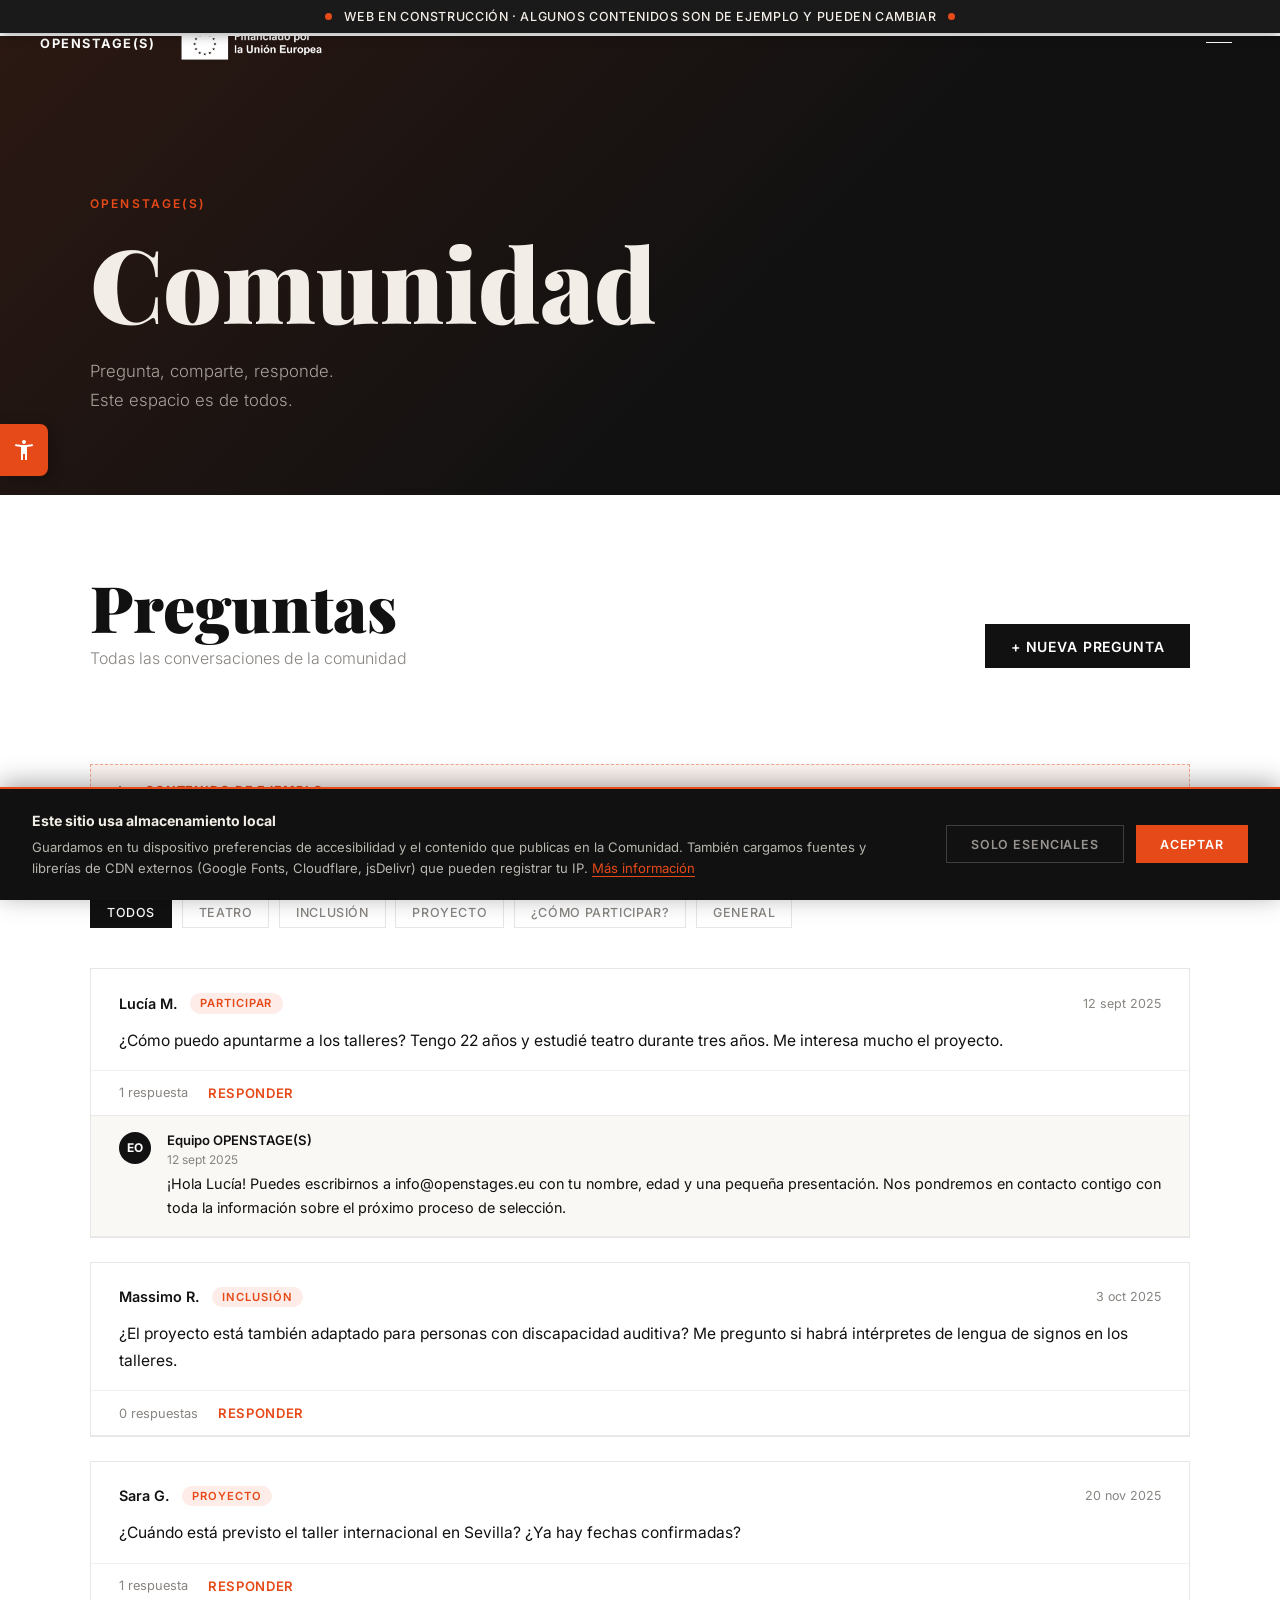
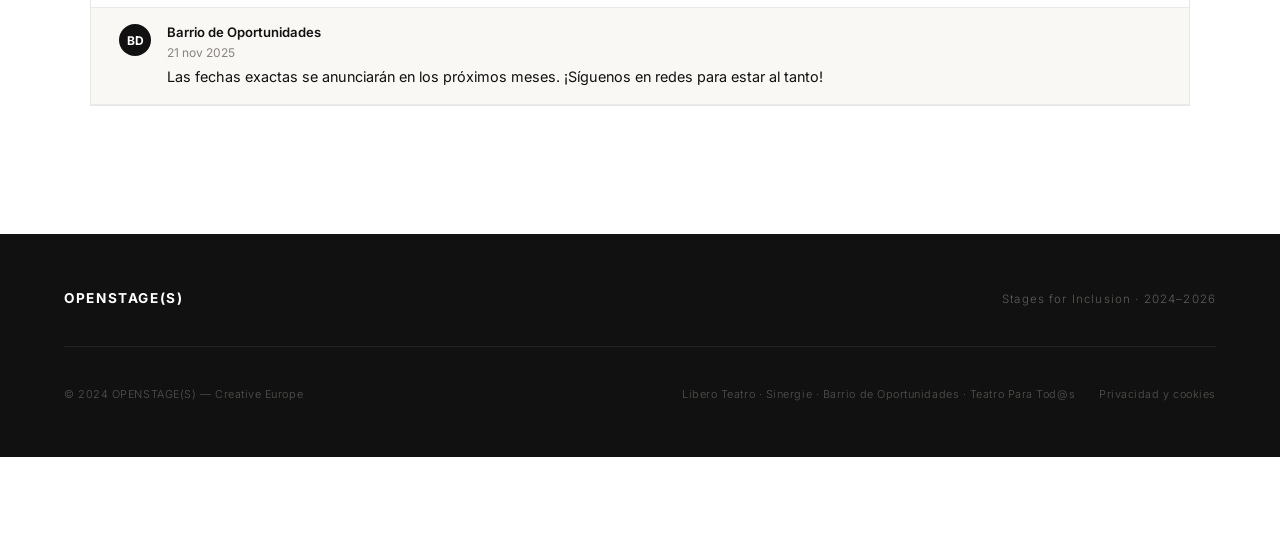
<file: comunidad.html>
<!DOCTYPE html>
<html lang="es">

<head>
  <meta charset="UTF-8" />
  <meta name="viewport" content="width=device-width, initial-scale=1.0" />
  <title>Comunidad — OPENSTAGE(S)</title>

  <meta name="description" content="Espacio de preguntas y respuestas de la comunidad OPENSTAGE(S). Pregunta, comparte y conecta con otros participantes del proyecto." />
  <meta property="og:title" content="Comunidad — OPENSTAGE(S)" />
  <meta property="og:description" content="Espacio de preguntas y respuestas de la comunidad OPENSTAGE(S)." />
  <meta property="og:image" content="https://openstages.eu/img/hero1.jpg" />
  <meta property="og:url" content="https://openstages.eu/comunidad.html" />
  <link rel="canonical" href="https://openstages.eu/comunidad.html" />
  <link rel="icon" type="image/png" href="img/logobarrio.png" />
  <link rel="apple-touch-icon" href="img/logobarrio.png" />

  <link rel="preconnect" href="https://fonts.googleapis.com" />
  <link
    href="https://fonts.googleapis.com/css2?family=Playfair+Display:ital,wght@0,700;0,900;1,700;1,900&family=Inter:wght@300;400;500;700&display=swap"
    rel="stylesheet" />
  <link rel="stylesheet" href="style.css" />
  <link rel="stylesheet" href="comunidad.css" />
</head>

<body class="page-comunidad">

  <a href="#main-content" class="skip-link">Saltar al contenido principal</a>

  <!-- Header -->
  <header class="header" id="header">
    <div class="header__brand">
      <a href="index.html" class="header__logo">OPEN<em>STAGE(S)</em></a>
      <img src="img/funded_ES/horizontal/RGB/PNG/ES_FundedbytheEU_RGB_WHITE.png" alt="Cofinanciado por la Unión Europea"
        class="header__eu-logo" />
    </div>
    <button class="header__toggle" id="menuBtn" aria-label="Abrir menú" aria-expanded="false" aria-controls="navOverlay">
      <span></span>
      <span></span>
    </button>
  </header>

  <!-- Nav overlay -->
  <nav class="nav-overlay" id="navOverlay" aria-hidden="true">
    <div class="nav-overlay__links">
      <a href="index.html#mission"  class="nav-link" data-num="01">Misión</a>
      <a href="index.html#partners" class="nav-link" data-num="02">Partners</a>
      <a href="index.html#phases"   class="nav-link" data-num="03">Fases</a>
      <a href="comunidad.html"      class="nav-link nav-link--active" data-num="04">Comunidad</a>
      <a href="index.html#contact"  class="nav-link" data-num="05">Contacto</a>
    </div>
    <div class="nav-overlay__meta">
      <p>Proyecto cofinanciado por la Unión Europea</p>
      <p>Creative Europe · 2024–2026</p>
    </div>
  </nav>

  <main id="main-content">

    <!-- ═══ HERO LITE ══════════════════════════════════════ -->
    <section class="com-hero" aria-hidden="true">
      <div class="com-hero__inner">
        <p class="com-hero__eyebrow">OPENSTAGE(S)</p>
        <h1 class="com-hero__title">Comunidad</h1>
        <p class="com-hero__sub">Pregunta, comparte, responde.<br>Este espacio es de todos.</p>
      </div>
    </section>

    <!-- ═══ FORO ══════════════════════════════════════════ -->
    <section class="forum forum--page" id="forum" aria-labelledby="forum-title">

      <div class="forum__header">
        <div class="forum__header-text">
          <h2 class="forum__title" id="forum-title">Preguntas</h2>
          <p class="forum__subtitle">Todas las conversaciones de la comunidad</p>
        </div>
        <button class="forum__new-btn" id="forumOpenForm" aria-expanded="false" aria-controls="forumFormWrap">
          + Nueva pregunta
        </button>
      </div>

      <!-- Formulario nueva pregunta -->
      <div class="forum__form-wrap" id="forumFormWrap" aria-hidden="true">
        <form class="forum__form" id="forumForm" novalidate>
          <div class="forum__form-row">
            <div class="forum__field">
              <label for="fAuthor">Tu nombre <span aria-hidden="true">*</span></label>
              <input type="text" id="fAuthor" name="author" maxlength="60" required autocomplete="name" placeholder="Nombre o apodo" />
            </div>
            <div class="forum__field">
              <label for="fTag">Tema</label>
              <select id="fTag" name="tag">
                <option value="general">General</option>
                <option value="teatro">Teatro</option>
                <option value="inclusión">Inclusión</option>
                <option value="proyecto">Proyecto</option>
                <option value="participar">¿Cómo participar?</option>
              </select>
            </div>
          </div>
          <div class="forum__field">
            <label for="fQuestion">Tu pregunta <span aria-hidden="true">*</span></label>
            <textarea id="fQuestion" name="question" rows="4" maxlength="800" required placeholder="Escribe aquí tu pregunta o mensaje…"></textarea>
            <span class="forum__char-count" id="fCharCount" aria-live="polite">0 / 800</span>
          </div>
          <div class="forum__form-actions">
            <button type="button" class="forum__cancel" id="forumCancel">Cancelar</button>
            <button type="submit" class="forum__submit">Publicar</button>
          </div>
        </form>
      </div>

      <!-- Filtros -->
      <div class="forum__filters" role="group" aria-label="Filtrar por tema">
        <button class="forum__filter forum__filter--active" data-filter="all">Todos</button>
        <button class="forum__filter" data-filter="teatro">Teatro</button>
        <button class="forum__filter" data-filter="inclusión">Inclusión</button>
        <button class="forum__filter" data-filter="proyecto">Proyecto</button>
        <button class="forum__filter" data-filter="participar">¿Cómo participar?</button>
        <button class="forum__filter" data-filter="general">General</button>
      </div>

      <!-- Lista de preguntas -->
      <div class="forum__list" id="forumList" aria-live="polite" aria-label="Preguntas de la comunidad"></div>
      <p class="forum__empty" id="forumEmpty" hidden>Todavía no hay preguntas en esta categoría. ¡Sé el primero!</p>

    </section>

  </main>

  <!-- Footer -->
  <footer class="footer">
    <div class="footer__row footer__row--top">
      <span class="footer__logo">OPENSTAGE(S)</span>
      <span class="footer__tag">Stages for Inclusion · 2024–2026</span>
    </div>
    <div class="footer__row footer__row--bottom">
      <span>© 2024 OPENSTAGE(S) — Creative Europe</span>
      <span class="footer__legal">
        <span>Libero Teatro · Sinergie · Barrio de Oportunidades · Teatro Para Tod@s</span>
        <a href="privacidad.html" class="footer__legal-link">Privacidad y cookies</a>
      </span>
    </div>
  </footer>

  <!-- ═══ ACCESSIBILITY WIDGET ══════════════════════════ -->
  <aside class="a11y-widget" id="a11yWidget" aria-label="Opciones de accesibilidad">
    <button class="a11y-widget__btn" id="a11yToggle"
            aria-label="Abrir opciones de accesibilidad"
            aria-expanded="false"
            aria-controls="a11yPanel">
      <svg xmlns="http://www.w3.org/2000/svg" viewBox="0 0 24 24" fill="currentColor" aria-hidden="true" focusable="false" width="24" height="24">
        <path d="M20.5 6c-2.61.7-5.67 1-8.5 1s-5.89-.3-8.5-1L3 8c1.86.5 4 .83 6 1v13h2v-6h2v6h2V9c2-.17 4.14-.5 6-1l-.5-2zM12 6c1.1 0 2-.9 2-2s-.9-2-2-2-2 .9-2 2 .9 2 2 2z"/>
      </svg>
    </button>
    <div class="a11y-widget__panel" id="a11yPanel" aria-hidden="true">
      <div class="a11y-widget__panel-header">
        <span class="a11y-widget__panel-title">Accesibilidad</span>
        <button class="a11y-widget__close" id="a11yClose" aria-label="Cerrar panel de accesibilidad">
          <svg viewBox="0 0 24 24" fill="none" stroke="currentColor" stroke-width="2" stroke-linecap="round" aria-hidden="true" focusable="false" width="16" height="16">
            <line x1="18" y1="6" x2="6" y2="18"/><line x1="6" y1="6" x2="18" y2="18"/>
          </svg>
        </button>
      </div>
      <div class="a11y-widget__options">
        <div class="a11y-option">
          <span class="a11y-option__label" id="label-fontsize">Tamaño de texto</span>
          <div class="a11y-option__row" role="group" aria-labelledby="label-fontsize">
            <button class="a11y-size-btn" id="fontDecrease" aria-label="Reducir tamaño de texto">A−</button>
            <button class="a11y-size-btn a11y-size-btn--mid" id="fontReset" aria-label="Tamaño normal">A</button>
            <button class="a11y-size-btn a11y-size-btn--lg" id="fontIncrease" aria-label="Aumentar tamaño de texto">A+</button>
          </div>
        </div>
        <div class="a11y-option">
          <span class="a11y-option__label">Alto contraste</span>
          <button class="a11y-toggle" id="contrastToggle" aria-pressed="false" aria-label="Alto contraste">
            <span class="a11y-toggle__knob" aria-hidden="true"></span>
          </button>
        </div>
        <div class="a11y-option">
          <span class="a11y-option__label">Sin animaciones</span>
          <button class="a11y-toggle" id="motionToggle" aria-pressed="false" aria-label="Sin animaciones">
            <span class="a11y-toggle__knob" aria-hidden="true"></span>
          </button>
        </div>
        <div class="a11y-option">
          <span class="a11y-option__label">Fuente legible</span>
          <button class="a11y-toggle" id="readableToggle" aria-pressed="false" aria-label="Fuente legible">
            <span class="a11y-toggle__knob" aria-hidden="true"></span>
          </button>
        </div>
        <div class="a11y-option">
          <span class="a11y-option__label">Espaciado amplio</span>
          <button class="a11y-toggle" id="spacingToggle" aria-pressed="false" aria-label="Espaciado amplio">
            <span class="a11y-toggle__knob" aria-hidden="true"></span>
          </button>
        </div>
      </div>
      <button class="a11y-widget__reset" id="a11yReset">Restablecer todo</button>
    </div>
  </aside>

  <script src="comunidad.js"></script>
  <script src="cookies.js"></script>
  <!-- WIP: eliminar esta línea y wip.js cuando la web esté lista -->
  <script src="wip.js"></script>

</body>
</html>
</file>
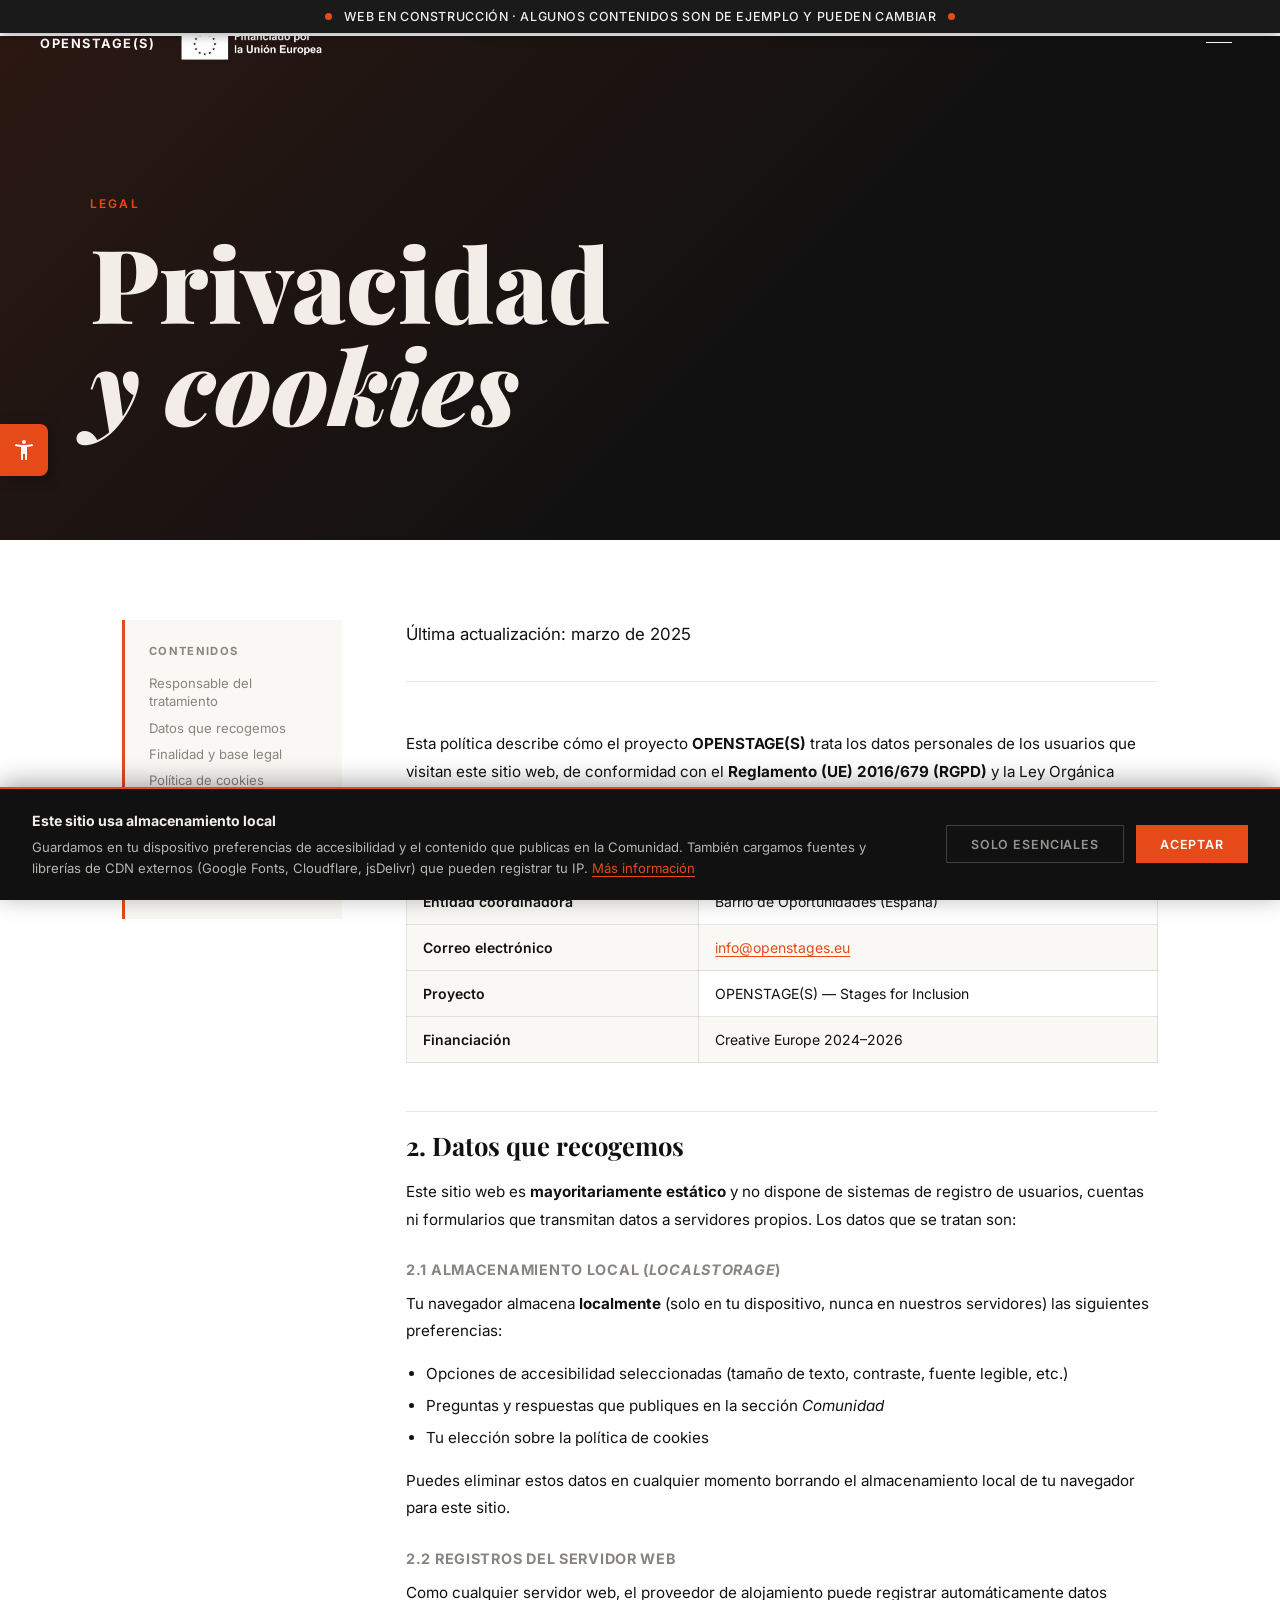
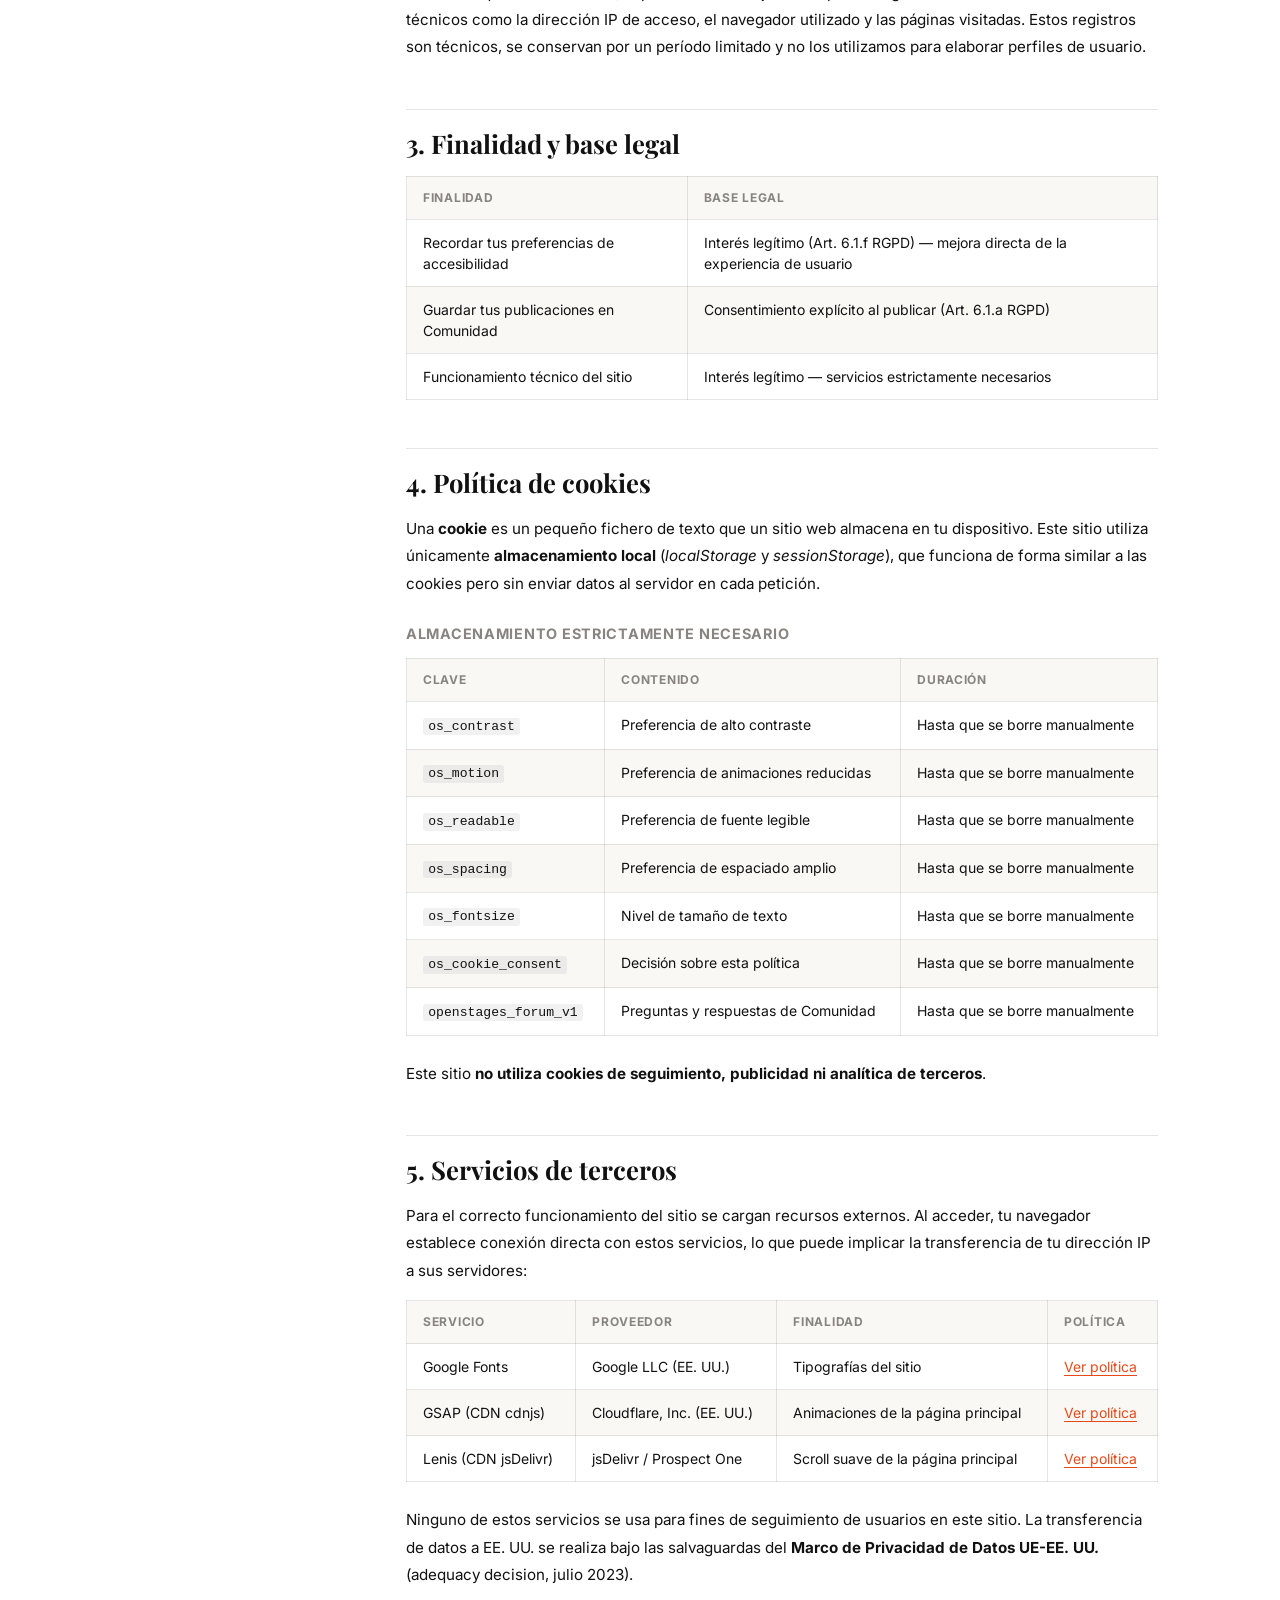
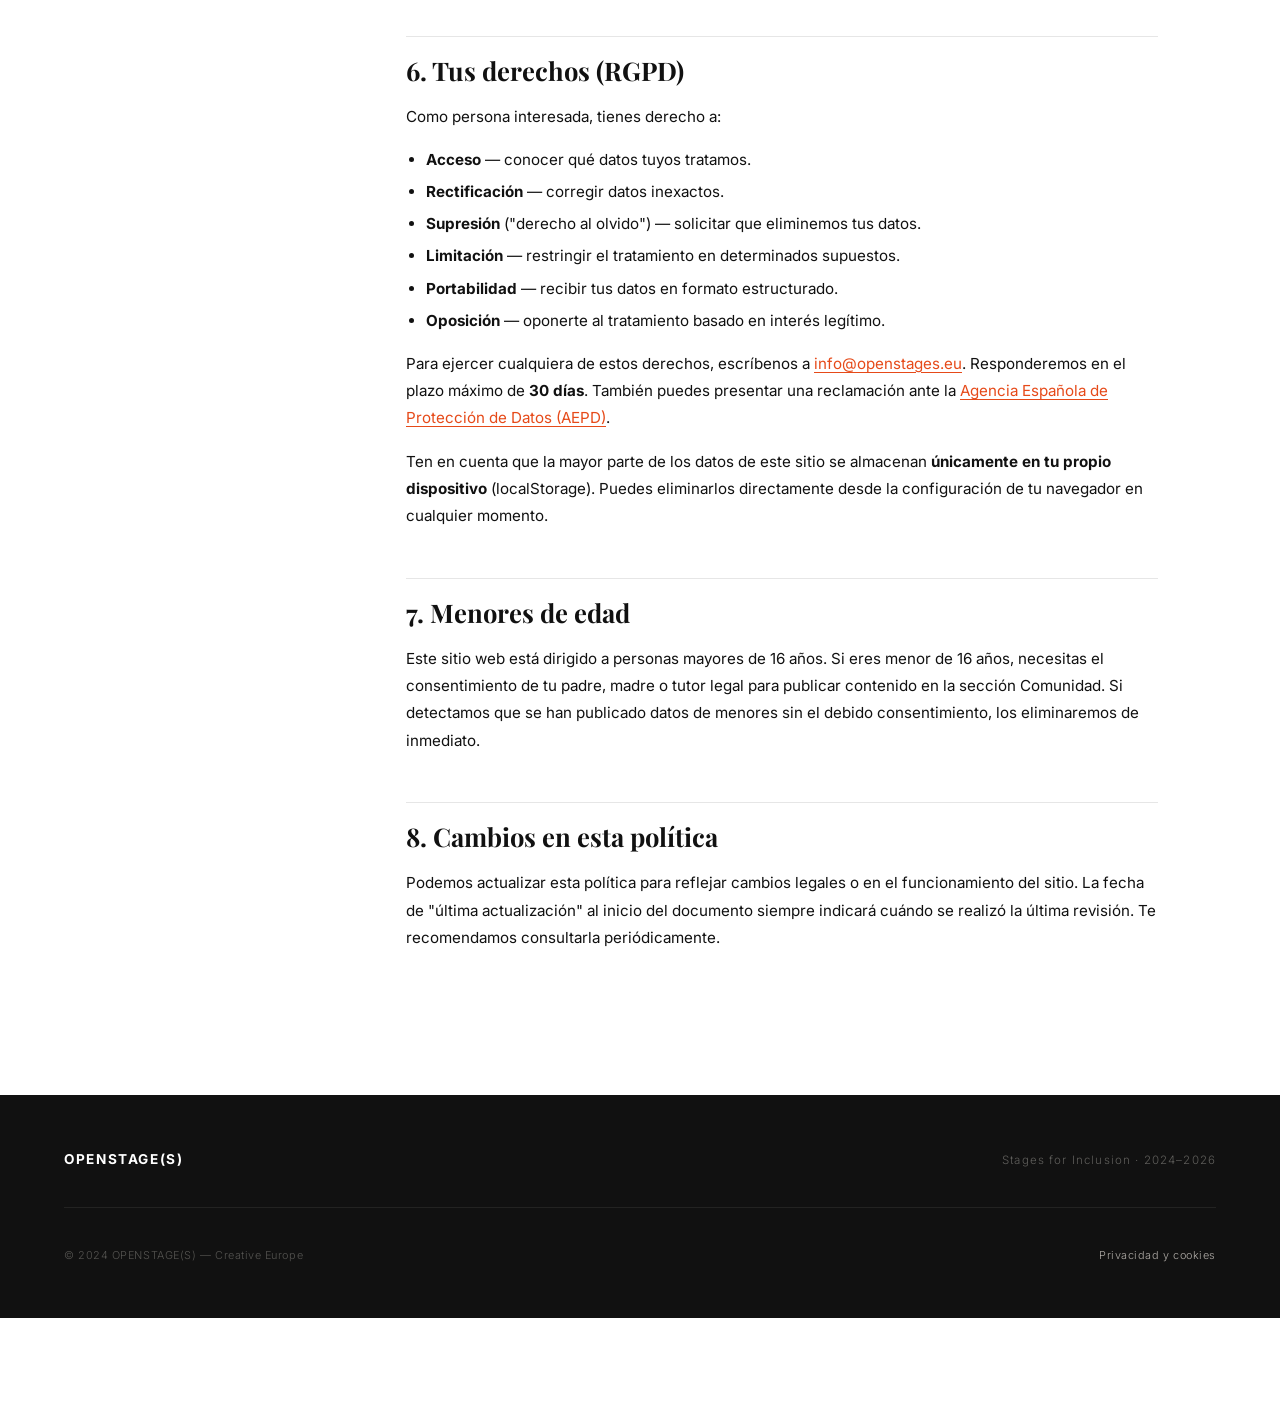
<file: privacidad.html>
<!DOCTYPE html>
<html lang="es">

<head>
  <meta charset="UTF-8" />
  <meta name="viewport" content="width=device-width, initial-scale=1.0" />
  <title>Política de privacidad y cookies — OPENSTAGE(S)</title>

  <meta name="description" content="Política de privacidad y cookies del proyecto OPENSTAGE(S), cofinanciado por Creative Europe." />
  <meta name="robots" content="noindex, follow" />
  <link rel="canonical" href="https://openstages.eu/privacidad.html" />
  <link rel="icon" type="image/png" href="img/logobarrio.png" />
  <link rel="apple-touch-icon" href="img/logobarrio.png" />

  <link rel="preconnect" href="https://fonts.googleapis.com" />
  <link href="https://fonts.googleapis.com/css2?family=Playfair+Display:ital,wght@0,700;0,900;1,700;1,900&family=Inter:wght@300;400;500;700&display=swap" rel="stylesheet" />
  <link rel="stylesheet" href="style.css" />
  <link rel="stylesheet" href="comunidad.css" />
  <link rel="stylesheet" href="privacidad.css" />
</head>

<body class="page-comunidad page-legal">

  <a href="#main-content" class="skip-link">Saltar al contenido principal</a>

  <!-- Header -->
  <header class="header" id="header">
    <div class="header__brand">
      <a href="index.html" class="header__logo">OPEN<em>STAGE(S)</em></a>
      <img src="img/funded_ES/horizontal/RGB/PNG/ES_FundedbytheEU_RGB_WHITE.png" alt="Cofinanciado por la Unión Europea" class="header__eu-logo" />
    </div>
    <button class="header__toggle" id="menuBtn" aria-label="Abrir menú" aria-expanded="false" aria-controls="navOverlay">
      <span></span><span></span>
    </button>
  </header>

  <!-- Nav overlay -->
  <nav class="nav-overlay" id="navOverlay" aria-hidden="true">
    <div class="nav-overlay__links">
      <a href="index.html#mission"  class="nav-link" data-num="01">Misión</a>
      <a href="index.html#partners" class="nav-link" data-num="02">Partners</a>
      <a href="index.html#phases"   class="nav-link" data-num="03">Fases</a>
      <a href="comunidad.html"      class="nav-link" data-num="04">Comunidad</a>
      <a href="index.html#contact"  class="nav-link" data-num="05">Contacto</a>
    </div>
    <div class="nav-overlay__meta">
      <p>Proyecto cofinanciado por la Unión Europea</p>
      <p>Creative Europe · 2024–2026</p>
    </div>
  </nav>

  <main id="main-content">

    <!-- Hero lite -->
    <section class="com-hero" aria-hidden="true">
      <div class="com-hero__inner">
        <p class="com-hero__eyebrow">Legal</p>
        <h1 class="com-hero__title">Privacidad<br><em style="font-style:italic">y cookies</em></h1>
      </div>
    </section>

    <!-- Contenido legal -->
    <div class="legal-wrap">

      <nav class="legal-toc" aria-label="Índice de contenidos">
        <p class="legal-toc__title">Contenidos</p>
        <ol>
          <li><a href="#responsable">Responsable del tratamiento</a></li>
          <li><a href="#datos">Datos que recogemos</a></li>
          <li><a href="#finalidad">Finalidad y base legal</a></li>
          <li><a href="#cookies">Política de cookies</a></li>
          <li><a href="#terceros">Servicios de terceros</a></li>
          <li><a href="#derechos">Tus derechos (RGPD)</a></li>
          <li><a href="#menores">Menores de edad</a></li>
          <li><a href="#cambios">Cambios en esta política</a></li>
        </ol>
      </nav>

      <article class="legal-body">

        <p class="legal-updated">Última actualización: marzo de 2025</p>

        <p>Esta política describe cómo el proyecto <strong>OPENSTAGE(S)</strong> trata los datos personales de los usuarios que visitan este sitio web, de conformidad con el <strong>Reglamento (UE) 2016/679 (RGPD)</strong> y la Ley Orgánica 3/2018 (LOPDGDD).</p>

        <!-- 1 -->
        <h2 id="responsable">1. Responsable del tratamiento</h2>
        <table class="legal-table">
          <tbody>
            <tr><th>Entidad coordinadora</th><td>Barrio de Oportunidades (España)</td></tr>
            <tr><th>Correo electrónico</th><td><a href="mailto:info@openstages.eu">info@openstages.eu</a></td></tr>
            <tr><th>Proyecto</th><td>OPENSTAGE(S) — Stages for Inclusion</td></tr>
            <tr><th>Financiación</th><td>Creative Europe 2024–2026</td></tr>
          </tbody>
        </table>

        <!-- 2 -->
        <h2 id="datos">2. Datos que recogemos</h2>
        <p>Este sitio web es <strong>mayoritariamente estático</strong> y no dispone de sistemas de registro de usuarios, cuentas ni formularios que transmitan datos a servidores propios. Los datos que se tratan son:</p>

        <h3>2.1 Almacenamiento local (<em>localStorage</em>)</h3>
        <p>Tu navegador almacena <strong>localmente</strong> (solo en tu dispositivo, nunca en nuestros servidores) las siguientes preferencias:</p>
        <ul>
          <li>Opciones de accesibilidad seleccionadas (tamaño de texto, contraste, fuente legible, etc.)</li>
          <li>Preguntas y respuestas que publiques en la sección <em>Comunidad</em></li>
          <li>Tu elección sobre la política de cookies</li>
        </ul>
        <p>Puedes eliminar estos datos en cualquier momento borrando el almacenamiento local de tu navegador para este sitio.</p>

        <h3>2.2 Registros del servidor web</h3>
        <p>Como cualquier servidor web, el proveedor de alojamiento puede registrar automáticamente datos técnicos como la dirección IP de acceso, el navegador utilizado y las páginas visitadas. Estos registros son técnicos, se conservan por un período limitado y no los utilizamos para elaborar perfiles de usuario.</p>

        <!-- 3 -->
        <h2 id="finalidad">3. Finalidad y base legal</h2>
        <table class="legal-table">
          <thead>
            <tr><th>Finalidad</th><th>Base legal</th></tr>
          </thead>
          <tbody>
            <tr>
              <td>Recordar tus preferencias de accesibilidad</td>
              <td>Interés legítimo (Art. 6.1.f RGPD) — mejora directa de la experiencia de usuario</td>
            </tr>
            <tr>
              <td>Guardar tus publicaciones en Comunidad</td>
              <td>Consentimiento explícito al publicar (Art. 6.1.a RGPD)</td>
            </tr>
            <tr>
              <td>Funcionamiento técnico del sitio</td>
              <td>Interés legítimo — servicios estrictamente necesarios</td>
            </tr>
          </tbody>
        </table>

        <!-- 4 -->
        <h2 id="cookies">4. Política de cookies</h2>
        <p>Una <strong>cookie</strong> es un pequeño fichero de texto que un sitio web almacena en tu dispositivo. Este sitio utiliza únicamente <strong>almacenamiento local</strong> (<em>localStorage</em> y <em>sessionStorage</em>), que funciona de forma similar a las cookies pero sin enviar datos al servidor en cada petición.</p>

        <h3>Almacenamiento estrictamente necesario</h3>
        <table class="legal-table">
          <thead>
            <tr><th>Clave</th><th>Contenido</th><th>Duración</th></tr>
          </thead>
          <tbody>
            <tr><td><code>os_contrast</code></td><td>Preferencia de alto contraste</td><td>Hasta que se borre manualmente</td></tr>
            <tr><td><code>os_motion</code></td><td>Preferencia de animaciones reducidas</td><td>Hasta que se borre manualmente</td></tr>
            <tr><td><code>os_readable</code></td><td>Preferencia de fuente legible</td><td>Hasta que se borre manualmente</td></tr>
            <tr><td><code>os_spacing</code></td><td>Preferencia de espaciado amplio</td><td>Hasta que se borre manualmente</td></tr>
            <tr><td><code>os_fontsize</code></td><td>Nivel de tamaño de texto</td><td>Hasta que se borre manualmente</td></tr>
            <tr><td><code>os_cookie_consent</code></td><td>Decisión sobre esta política</td><td>Hasta que se borre manualmente</td></tr>
            <tr><td><code>openstages_forum_v1</code></td><td>Preguntas y respuestas de Comunidad</td><td>Hasta que se borre manualmente</td></tr>
          </tbody>
        </table>

        <p>Este sitio <strong>no utiliza cookies de seguimiento, publicidad ni analítica de terceros</strong>.</p>

        <!-- 5 -->
        <h2 id="terceros">5. Servicios de terceros</h2>
        <p>Para el correcto funcionamiento del sitio se cargan recursos externos. Al acceder, tu navegador establece conexión directa con estos servicios, lo que puede implicar la transferencia de tu dirección IP a sus servidores:</p>

        <table class="legal-table">
          <thead>
            <tr><th>Servicio</th><th>Proveedor</th><th>Finalidad</th><th>Política</th></tr>
          </thead>
          <tbody>
            <tr>
              <td>Google Fonts</td>
              <td>Google LLC (EE. UU.)</td>
              <td>Tipografías del sitio</td>
              <td><a href="https://policies.google.com/privacy" target="_blank" rel="noopener">Ver política</a></td>
            </tr>
            <tr>
              <td>GSAP (CDN cdnjs)</td>
              <td>Cloudflare, Inc. (EE. UU.)</td>
              <td>Animaciones de la página principal</td>
              <td><a href="https://www.cloudflare.com/privacypolicy/" target="_blank" rel="noopener">Ver política</a></td>
            </tr>
            <tr>
              <td>Lenis (CDN jsDelivr)</td>
              <td>jsDelivr / Prospect One</td>
              <td>Scroll suave de la página principal</td>
              <td><a href="https://www.jsdelivr.com/privacy-policy-jsdelivr-net" target="_blank" rel="noopener">Ver política</a></td>
            </tr>
          </tbody>
        </table>

        <p>Ninguno de estos servicios se usa para fines de seguimiento de usuarios en este sitio. La transferencia de datos a EE. UU. se realiza bajo las salvaguardas del <strong>Marco de Privacidad de Datos UE-EE. UU.</strong> (adequacy decision, julio 2023).</p>

        <!-- 6 -->
        <h2 id="derechos">6. Tus derechos (RGPD)</h2>
        <p>Como persona interesada, tienes derecho a:</p>
        <ul>
          <li><strong>Acceso</strong> — conocer qué datos tuyos tratamos.</li>
          <li><strong>Rectificación</strong> — corregir datos inexactos.</li>
          <li><strong>Supresión</strong> ("derecho al olvido") — solicitar que eliminemos tus datos.</li>
          <li><strong>Limitación</strong> — restringir el tratamiento en determinados supuestos.</li>
          <li><strong>Portabilidad</strong> — recibir tus datos en formato estructurado.</li>
          <li><strong>Oposición</strong> — oponerte al tratamiento basado en interés legítimo.</li>
        </ul>
        <p>Para ejercer cualquiera de estos derechos, escríbenos a <a href="mailto:info@openstages.eu">info@openstages.eu</a>. Responderemos en el plazo máximo de <strong>30 días</strong>. También puedes presentar una reclamación ante la <a href="https://www.aepd.es" target="_blank" rel="noopener">Agencia Española de Protección de Datos (AEPD)</a>.</p>

        <p>Ten en cuenta que la mayor parte de los datos de este sitio se almacenan <strong>únicamente en tu propio dispositivo</strong> (localStorage). Puedes eliminarlos directamente desde la configuración de tu navegador en cualquier momento.</p>

        <!-- 7 -->
        <h2 id="menores">7. Menores de edad</h2>
        <p>Este sitio web está dirigido a personas mayores de 16 años. Si eres menor de 16 años, necesitas el consentimiento de tu padre, madre o tutor legal para publicar contenido en la sección Comunidad. Si detectamos que se han publicado datos de menores sin el debido consentimiento, los eliminaremos de inmediato.</p>

        <!-- 8 -->
        <h2 id="cambios">8. Cambios en esta política</h2>
        <p>Podemos actualizar esta política para reflejar cambios legales o en el funcionamiento del sitio. La fecha de "última actualización" al inicio del documento siempre indicará cuándo se realizó la última revisión. Te recomendamos consultarla periódicamente.</p>

      </article>

    </div>

  </main>

  <!-- Footer -->
  <footer class="footer">
    <div class="footer__row footer__row--top">
      <span class="footer__logo">OPENSTAGE(S)</span>
      <span class="footer__tag">Stages for Inclusion · 2024–2026</span>
    </div>
    <div class="footer__row footer__row--bottom">
      <span>© 2024 OPENSTAGE(S) — Creative Europe</span>
      <span class="footer__legal">
        <a href="privacidad.html" class="footer__legal-link footer__legal-link--active">Privacidad y cookies</a>
      </span>
    </div>
  </footer>

  <!-- Accessibility widget -->
  <aside class="a11y-widget" id="a11yWidget" aria-label="Opciones de accesibilidad">
    <button class="a11y-widget__btn" id="a11yToggle" aria-label="Abrir opciones de accesibilidad" aria-expanded="false" aria-controls="a11yPanel">
      <svg xmlns="http://www.w3.org/2000/svg" viewBox="0 0 24 24" fill="currentColor" aria-hidden="true" focusable="false" width="24" height="24">
        <path d="M20.5 6c-2.61.7-5.67 1-8.5 1s-5.89-.3-8.5-1L3 8c1.86.5 4 .83 6 1v13h2v-6h2v6h2V9c2-.17 4.14-.5 6-1l-.5-2zM12 6c1.1 0 2-.9 2-2s-.9-2-2-2-2 .9-2 2 .9 2 2 2z"/>
      </svg>
    </button>
    <div class="a11y-widget__panel" id="a11yPanel" aria-hidden="true">
      <div class="a11y-widget__panel-header">
        <span class="a11y-widget__panel-title">Accesibilidad</span>
        <button class="a11y-widget__close" id="a11yClose" aria-label="Cerrar panel de accesibilidad">
          <svg viewBox="0 0 24 24" fill="none" stroke="currentColor" stroke-width="2" stroke-linecap="round" aria-hidden="true" focusable="false" width="16" height="16">
            <line x1="18" y1="6" x2="6" y2="18"/><line x1="6" y1="6" x2="18" y2="18"/>
          </svg>
        </button>
      </div>
      <div class="a11y-widget__options">
        <div class="a11y-option">
          <span class="a11y-option__label" id="label-fontsize">Tamaño de texto</span>
          <div class="a11y-option__row" role="group" aria-labelledby="label-fontsize">
            <button class="a11y-size-btn" id="fontDecrease" aria-label="Reducir tamaño de texto">A−</button>
            <button class="a11y-size-btn a11y-size-btn--mid" id="fontReset" aria-label="Tamaño normal">A</button>
            <button class="a11y-size-btn a11y-size-btn--lg" id="fontIncrease" aria-label="Aumentar tamaño de texto">A+</button>
          </div>
        </div>
        <div class="a11y-option">
          <span class="a11y-option__label">Alto contraste</span>
          <button class="a11y-toggle" id="contrastToggle" aria-pressed="false" aria-label="Alto contraste"><span class="a11y-toggle__knob" aria-hidden="true"></span></button>
        </div>
        <div class="a11y-option">
          <span class="a11y-option__label">Sin animaciones</span>
          <button class="a11y-toggle" id="motionToggle" aria-pressed="false" aria-label="Sin animaciones"><span class="a11y-toggle__knob" aria-hidden="true"></span></button>
        </div>
        <div class="a11y-option">
          <span class="a11y-option__label">Fuente legible</span>
          <button class="a11y-toggle" id="readableToggle" aria-pressed="false" aria-label="Fuente legible"><span class="a11y-toggle__knob" aria-hidden="true"></span></button>
        </div>
        <div class="a11y-option">
          <span class="a11y-option__label">Espaciado amplio</span>
          <button class="a11y-toggle" id="spacingToggle" aria-pressed="false" aria-label="Espaciado amplio"><span class="a11y-toggle__knob" aria-hidden="true"></span></button>
        </div>
      </div>
      <button class="a11y-widget__reset" id="a11yReset">Restablecer todo</button>
    </div>
  </aside>

  <script src="comunidad.js"></script>
  <script src="cookies.js"></script>
  <!-- WIP: eliminar esta línea y wip.js cuando la web esté lista -->
  <script src="wip.js"></script>

</body>
</html>
</file>
<file: style.css>
/* ═══════════════════════════════════════════════════════
   OPENSTAGE(S) v3 — Style System
   Inspired by shed.design aesthetic
═══════════════════════════════════════════════════════ */

/* ── Variables ────────────────────────────────────────── */
:root {
  --bg:          #FFFFFF;
  --bg-off:      #FAF8F5;
  --bg-dark:     #111111;
  --bg-dark2:    #1A1A1A;
  --text:        #111111;
  --text-dim:    #888480;
  --text-light:  #F2EDE6;
  --accent:      #E64A19;
  --border:      rgba(17, 17, 17, 0.1);
  --border-dim:  rgba(17, 17, 17, 0.06);

  --f-display: 'Playfair Display', serif;
  --f-body:    'Inter', sans-serif;

  --ease-expo:    cubic-bezier(0.9, 0, 0.1, 1);
  --ease-out:     cubic-bezier(0.14, 1, 0.34, 1);
  --ease-in-hard: cubic-bezier(1, 0, 0.65, 0.61);
}

/* ── Skip link ────────────────────────────────────────── */
.skip-link {
  position: absolute;
  top: -100%;
  left: 1rem;
  z-index: 10000;
  padding: 0.8rem 1.5rem;
  background: var(--accent);
  color: #fff;
  font-family: var(--f-body);
  font-size: 0.9rem;
  font-weight: 600;
  border-radius: 0 0 4px 4px;
  text-decoration: none;
  transition: top 0.2s ease;
}
.skip-link:focus {
  top: 0;
  outline: 3px solid #fff;
  outline-offset: 2px;
}

/* ── Reset ────────────────────────────────────────────── */
*, *::before, *::after {
  box-sizing: border-box;
  margin: 0;
  padding: 0;
}

html {
  background: var(--bg);
  color: var(--text);
  font-family: var(--f-body);
  font-size: 16px;
  -webkit-font-smoothing: antialiased;
  -moz-osx-font-smoothing: grayscale;
}

body { overflow-x: hidden; }

img { display: block; max-width: 100%; }
a   { color: inherit; text-decoration: none; }

/* ── Focus visible ────────────────────────────────────── */
:focus-visible {
  outline: 3px solid var(--accent);
  outline-offset: 3px;
}

/* Cards: anillo de foco prominente para navegacion por teclado */
.pcard:focus-visible {
  outline: 3px solid var(--accent);
  outline-offset: 0;
  z-index: 1;
}

/* Botones del header y modal: foco claro sobre fondos oscuros */
.header__toggle:focus-visible,
.partner-modal__close:focus-visible {
  outline: 3px solid #fff;
  outline-offset: 4px;
  border-radius: 2px;
}

/* ── Touch: restaurar cursor del sistema ──────────────── */
@media (hover: none), (pointer: coarse) {
  * { cursor: auto !important; }
  .cursor,
  .cursor__dot { display: none !important; }
}

/* ── Custom cursor ────────────────────────────────────── */
* { cursor: none; }

.cursor {
  position: fixed;
  width: 2.2rem;
  height: 2.2rem;
  border-radius: 50%;
  border: 1px solid #fff;
  mix-blend-mode: difference;
  pointer-events: none;
  z-index: 9999;
  top: 0; left: 0;
  transform: translate(-50%, -50%);
  opacity: 0;
  transition: opacity 0.4s ease, transform 0.5s var(--ease-out);
  will-change: left, top;
}

.cursor--visible { opacity: 1; }
.cursor--hover { transform: translate(-50%, -50%) scale(2); }

.cursor__dot {
  position: fixed;
  width: 5px;
  height: 5px;
  border-radius: 50%;
  background: #fff;
  mix-blend-mode: difference;
  pointer-events: none;
  z-index: 9999;
  top: 0; left: 0;
  transform: translate(-50%, -50%);
  opacity: 0;
  transition: opacity 0.4s ease;
  will-change: left, top;
}

.cursor__dot--visible { opacity: 1; }

/* ── Header ───────────────────────────────────────────── */
.header {
  position: absolute;
  top: 0;
  left: 0;
  right: 0;
  z-index: 500;
  display: flex;
  align-items: center;
  justify-content: space-between;
  padding: 1.6rem 2.5rem;
  /* mix-blend-mode: difference; Removed from parent to not invert EU logo */
}

.header__brand {
  display: flex;
  align-items: center;
  gap: 1.5rem;
}

.header__logo {
  font-family: var(--f-body);
  font-size: 0.8rem;
  font-weight: 700;
  letter-spacing: 0.12em;
  text-transform: uppercase;
  color: #fff;
  mix-blend-mode: difference;
}

.header__logo em { font-style: normal; }

.header__eu-logo {
  height: clamp(26px, 4vw, 36px);
  width: auto;
  mix-blend-mode: difference;
}

.header__toggle {
  position: fixed;
  top: 1.6rem;
  right: 2.5rem;
  z-index: 501;
  background: none;
  border: none;
  padding: 0.5rem;
  display: flex;
  flex-direction: column;
  gap: 7px;
}

.header__toggle span {
  display: block;
  width: 26px;
  height: 1px;
  background: #fff;
  transform-origin: center;
  transition: transform 0.5s var(--ease-expo), background-color 0.4s ease, opacity 0.3s ease;
}

/* Modificador oscuro activado por JS al bajar */
.header__toggle--dark span {
  background: var(--text);
}

/* Cuando el menú se abre (el fondo naranja lo cubre) deben forzarse a volver a ser blancos */
.header--open .header__toggle span {
  background: #fff;
}

.header--open .header__toggle span:first-child { transform: translateY(4px) rotate(45deg); }
.header--open .header__toggle span:last-child  { transform: translateY(-4px) rotate(-45deg); }

/* ── Nav Overlay ──────────────────────────────────────── */
.nav-overlay {
  position: fixed;
  inset: 0;
  z-index: 400;
  background: var(--accent);
  display: flex;
  flex-direction: column;
  justify-content: center;
  padding: 7rem 2.5rem 3rem;
  clip-path: inset(0 0 100% 0);
  transition: clip-path 0.75s var(--ease-expo);
  pointer-events: none;
}

.nav-overlay--open { clip-path: inset(0 0 0% 0); pointer-events: all; }

.nav-overlay__links {
  display: flex;
  flex-direction: column;
  gap: 0.5rem;
}

/* Cuando el usuario hace hover en el contenedor, reduce la opacidad de todos */
.nav-overlay__links:hover .nav-link {
  opacity: 0.25;
}

.nav-link {
  display: flex;
  align-items: baseline;
  gap: 1.2rem;
  font-family: var(--f-display);
  font-size: clamp(2.8rem, 7vw, 5.5rem);
  font-weight: 900;
  font-style: italic;
  color: #fff;
  transform: translateY(110%);
  transition: transform 0.65s var(--ease-expo), opacity 0.4s ease, padding-left 0.5s var(--ease-out);
  line-height: 1;
  padding-left: 0;
}

/* Al apuntar a uno en concreto: lo ilumina y lo mueve ligeramente a la derecha */
.nav-overlay--open .nav-link:hover {
  opacity: 1;
  padding-left: 2rem;
}

.nav-link::before {
  content: attr(data-num);
  font-family: var(--f-body);
  font-style: normal;
  font-size: 0.65rem;
  font-weight: 400;
  letter-spacing: 0.15em;
  opacity: 0.55;
  align-self: center;
  transition: opacity 0.4s ease;
}

.nav-link:hover::before {
  opacity: 1;
}

.nav-overlay--open .nav-link               { transform: translateY(0); }
.nav-overlay--open .nav-link:nth-child(1)  { transition-delay: 0.08s; }
.nav-overlay--open .nav-link:nth-child(2)  { transition-delay: 0.16s; }
.nav-overlay--open .nav-link:nth-child(3)  { transition-delay: 0.24s; }
.nav-overlay--open .nav-link:nth-child(4)  { transition-delay: 0.32s; }

.nav-overlay__meta {
  position: absolute;
  bottom: 2.5rem;
  left: 2.5rem;
  font-size: 0.7rem;
  font-weight: 300;
  letter-spacing: 0.08em;
  line-height: 1.8;
  color: rgba(255,255,255,0.55);
}

/* ── Hero ─────────────────────────────────────────────── */
.hero {
  position: relative;
  height: 100svh;
  overflow: hidden;
  background: #111;
}

.hero-assets,
.hero-asset { position: absolute; inset: 0; }

.hero-asset__inner {
  position: absolute;
  inset: 0;
  --cx: 0%;
  --cy: 0%;
  clip-path: inset(0 var(--cx) var(--cy) var(--cx));
  will-change: transform, clip-path;
  overflow: hidden;
}

/* Hero images */
.hero-img {
  position: absolute;
  inset: 0;
  width: 100%;
  height: 115%;
  object-fit: cover;
  object-position: center;
  top: -7%;
}

.hero-overlay {
  position: absolute;
  inset: 0;
  background: rgba(0,0,0,0.35);
  pointer-events: none;
}

/* Reference box */
.intro-ref {
  position: absolute;
  left: 50%;
  top: 50%;
  transform: translate(-50%, -50%);
  width: 28vw;
  aspect-ratio: 3 / 2;
  pointer-events: none;
  visibility: hidden;
}

.hero-content {
  position: absolute;
  bottom: 10vh;
  left: 5vw;
  z-index: 20;
  pointer-events: none;
}

.hero-eu-badge {
  width: clamp(140px, 15vw, 180px);
  background: var(--bg);
  padding: 0.7rem 1rem;
  border-radius: 4px;
  margin-bottom: 2rem;
  pointer-events: auto;
  box-shadow: 0 4px 20px rgba(0,0,0,0.3);
}

.hero-eu-badge img {
  width: 100%;
  height: auto;
  display: block;
  mix-blend-mode: multiply;
}

.hero-title {
  font-family: var(--f-display);
  font-size: clamp(4rem, 13vw, 12rem);
  font-weight: 900;
  line-height: 0.88;
  letter-spacing: -0.02em;
  color: #fff;
}

.hero-title .italic { font-style: italic; }

.hero-sub {
  margin-top: 1.8rem;
  font-size: clamp(0.7rem, 1.2vw, 1rem);
  font-weight: 300;
  letter-spacing: 0.35em;
  text-transform: uppercase;
  color: var(--accent);
}

.oh {
  display: inline-flex;
  overflow: hidden;
  vertical-align: bottom;
  padding-bottom: 0.2em;   /* Gives room for descenders like "p" */
  margin-bottom: -0.2em;   
  padding-right: 0.1em;    /* Gives room for right-leaning italics */
  margin-right: -0.1em;
  padding-left: 0.1em;     /* Gives room for left-leaning ascenders like "N" */
  margin-left: -0.1em;
}
.word, .rv { display: inline-block; transform: translateY(150%); }
.word { margin-right: 0.12em; }
.rv   { margin-right: 0.08em; }

.hero-scroll {
  position: absolute;
  right: 3vw;
  bottom: 8vh;
  z-index: 20;
  display: flex;
  flex-direction: column;
  align-items: center;
  gap: 0.8rem;
  font-size: 0.6rem;
  font-weight: 400;
  letter-spacing: 0.22em;
  text-transform: uppercase;
  color: rgba(255,255,255,0.45);
  opacity: 0;
}

.hero-scroll__line {
  width: 1px;
  height: 3.5rem;
  background: rgba(255,255,255,0.35);
  animation: lineDown 2.2s ease infinite;
}

@keyframes lineDown {
  0%   { transform: scaleY(0); transform-origin: top;    opacity: 0; }
  45%  { transform: scaleY(1); transform-origin: top;    opacity: 1; }
  46%  { transform-origin: bottom; }
  90%  { transform: scaleY(0); transform-origin: bottom; opacity: 0; }
  100% { transform: scaleY(0); }
}

/* ── Marquee ──────────────────────────────────────────── */
.marquee {
  overflow: hidden;
  white-space: nowrap;
  padding: 1rem 0;
  border-top:    1px solid var(--border);
  border-bottom: 1px solid var(--border);
  background: var(--bg-off);
  -webkit-mask-image: linear-gradient(to right, transparent 0%, #000 10%, #000 90%, transparent 100%);
          mask-image: linear-gradient(to right, transparent 0%, #000 10%, #000 90%, transparent 100%);
}

.marquee__track {
  display: inline-flex;
  font-family: var(--f-body);
  font-size: 0.7rem;
  font-weight: 400;
  letter-spacing: 0.22em;
  text-transform: uppercase;
  color: var(--text-dim);
}

/* ── Hero Carousel Dots ───────────────────────────────── */
.hero-dots {
  position: absolute;
  right: 5vw;
  bottom: 8vh;
  z-index: 30;
  display: flex;
  gap: 0.6rem;
  align-items: center;
}

.hero-dot {
  width: 8px;
  height: 8px;
  border-radius: 50%;
  border: 1px solid rgba(255, 255, 255, 0.4);
  background: transparent;
  transition: all 0.4s ease;
  padding: 0;
}

.hero-dot:hover {
  background: rgba(255, 255, 255, 0.6);
}

.hero-dot--active {
  background: #fff;
  border-color: #fff;
  transform: scale(1.3);
}

/* ── Label ────────────────────────────────────────────── */
.label {
  display: inline-block;
  font-size: 0.65rem;
  font-weight: 500;
  letter-spacing: 0.22em;
  text-transform: uppercase;
  color: var(--text-dim);
  margin-bottom: 2.5rem;
}

.label--dim { color: rgba(242,237,230,0.4); }

/* ── Mission ──────────────────────────────────────────── */
.mission {
  padding: 10vh 5vw 8vh;
  background: var(--bg);
  border-bottom: 1px solid var(--border);
}

.mission__intro {
  display: flex;
  flex-direction: column;
  margin-bottom: 5vh;
}

.mission__title {
  font-family: var(--f-display);
  font-size: clamp(3rem, 9vw, 8rem);
  font-weight: 900;
  font-style: italic;
  line-height: 0.95;
  letter-spacing: -0.02em;
  color: var(--text);
}

.mission__body {
  max-width: 52ch;
  font-size: clamp(1rem, 1.8vw, 1.35rem);
  font-weight: 300;
  line-height: 1.75;
  color: var(--text-dim);
  margin-bottom: 5vh;
}

/* ── Gallery strip ────────────────────────────────────── */
.gallery-strip {
  width: 100vw;
  margin-left: -5vw; /* Pull out of mission padding on left */
  margin-bottom: 7vh;
  overflow: hidden;
  white-space: nowrap;
  background: var(--bg-dark2);
  padding: 1.5rem 0;
}

.gallery-strip__track {
  display: inline-flex;
  gap: 1.5rem;
  padding-left: 5vw;
  /* Simple CSS animation for the infinite scroll */
  animation: galleryScroll 40s linear infinite;
}

.gallery-strip__item {
  height: 25vw;
  min-height: 200px;
  max-height: 400px;
  aspect-ratio: 4/3;
  flex-shrink: 0;
  border-radius: 4px;
  overflow: hidden;
  box-shadow: 0 10px 30px rgba(0,0,0,0.15);
}

.gallery-strip__item img {
  width: 100%;
  height: 100%;
  object-fit: cover;
  transition: transform 0.6s var(--ease-out);
}

.gallery-strip__item:hover img {
  transform: scale(1.05);
}

@keyframes galleryScroll {
  0% { transform: translateX(0); }
  100% { transform: translateX(calc(-50% - 0.75rem)); }
}

/* Pillars */
.pillars {
  display: grid;
  grid-template-columns: repeat(3, 1fr);
  gap: 2px;
  background: var(--border-dim);
}

.pillar {
  background: var(--bg);
  padding: 3rem 2.5rem;
  border-top: 3px solid transparent;
  transition: border-color 0.3s ease;
}

.pillar:hover { border-color: var(--accent); }

.pillar__num {
  display: block;
  font-size: 0.65rem;
  font-weight: 500;
  letter-spacing: 0.2em;
  color: var(--accent);
  margin-bottom: 1.5rem;
}

.pillar__title {
  font-family: var(--f-display);
  font-size: clamp(1.2rem, 2.2vw, 1.7rem);
  font-weight: 700;
  color: var(--text);
  margin-bottom: 1rem;
  line-height: 1.1;
}

.pillar__desc {
  font-size: 0.875rem;
  font-weight: 300;
  line-height: 1.75;
  color: var(--text-dim);
}

/* ── Stats ────────────────────────────────────────────── */
.stats {
  overflow: hidden;
  background: var(--border-dim);
  border-top: 1px solid var(--border);
  border-bottom: 1px solid var(--border);
}

.stats__track {
  display: flex;
  width: max-content; /* Ensure it expands to fit all items */
}

.stat {
  background: var(--accent);
  padding: 3.5rem 2.5rem;
  display: flex;
  flex-direction: column;
  gap: 0.6rem;
  min-width: 25vw; /* 4 items per screen width */
  flex-shrink: 0;
  border-right: 1px solid rgba(255,255,255,0.1);
}

@media (max-width: 1024px) {
  .stat { min-width: 33.333vw; }
}
@media (max-width: 768px) {
  .stat { min-width: 50vw; }
}
@media (max-width: 480px) {
  .stat { min-width: 80vw; }
}

.stat__n {
  font-family: var(--f-display);
  font-size: clamp(2.2rem, 5vw, 4rem);
  font-weight: 900;
  font-style: italic;
  color: #fff;
  line-height: 1;
}

.stat__l {
  font-size: 0.7rem;
  font-weight: 400;
  letter-spacing: 0.18em;
  text-transform: uppercase;
  color: rgba(255,255,255,0.7);
}

/* ── Partners ─────────────────────────────────────────── */
.partners {
  background: var(--bg);
  padding: 10vh 5vw 8vh;
  border-bottom: 1px solid var(--border);
}

.partners__head {
  display: grid;
  grid-template-columns: 1fr 1fr;
  align-items: end;
  gap: 4rem;
  padding-bottom: 6vh;
  border-bottom: 1px solid var(--border);
  margin-bottom: 4px;
}

.partners__title {
  font-family: var(--f-display);
  font-size: clamp(3rem, 9vw, 8rem);
  font-weight: 900;
  font-style: italic;
  line-height: 0.95;
  letter-spacing: -0.02em;
  color: var(--text);
}

.partners__intro {
  font-size: clamp(0.85rem, 1.4vw, 1.05rem);
  font-weight: 300;
  line-height: 1.8;
  color: var(--text-dim);
  max-width: 38ch;
  align-self: end;
  padding-bottom: 0.5rem;
}

/* ── Partner cards grid ───────────────────────────────── */
.partners__grid {
  display: grid;
  grid-template-columns: repeat(2, 1fr);
  gap: 2px;
  background: var(--border-dim);
}

.pcard {
  background: var(--bg);
  padding: 3rem 3rem 3.5rem;
  display: flex;
  flex-direction: column;
  gap: 2rem;
  position: relative;
  overflow: hidden;
  transition: background 0.35s ease, transform 0.45s var(--ease-out);
}

.pcard::after {
  content: '';
  position: absolute;
  left: 0; top: 0;
  width: 3px;
  height: 0;
  background: var(--accent);
  transition: height 0.45s var(--ease-out);
}

.pcard:hover { 
  background: var(--bg-off); 
  transform: translateY(-8px);
}
.pcard:hover::after { height: 100%; }

.pcard__top {
  display: flex;
  align-items: center;
  justify-content: space-between;
}

.pcard__country {
  font-size: 0.6rem;
  font-weight: 600;
  letter-spacing: 0.2em;
  text-transform: uppercase;
  color: var(--accent);
  border: 1px solid rgba(230, 74, 25, 0.25);
  padding: 0.3em 0.75em;
}

.pcard__num {
  font-family: var(--f-display);
  font-size: 3.5rem;
  font-weight: 900;
  font-style: italic;
  color: var(--text);
  opacity: 0.06;
  line-height: 1;
}

.pcard__logo-wrap {
  height: 64px;
  display: flex;
  align-items: center;
}

.pcard__logo-wrap img {
  height: 100%;
  width: auto;
  max-width: 160px;
  max-height: 64px;
  object-fit: contain;
  object-position: left center;
  filter: grayscale(1);
  opacity: 0.7;
  transition: filter 0.4s ease, opacity 0.4s ease;
}

.pcard:hover .pcard__logo-wrap img {
  filter: grayscale(0);
  opacity: 1;
}

.pcard__body { margin-top: auto; }

.pcard__name {
  font-family: var(--f-display);
  font-size: clamp(1.3rem, 2.2vw, 1.9rem);
  font-weight: 700;
  color: var(--text);
  line-height: 1.1;
  margin-bottom: 0.5rem;
}

.pcard__role {
  font-size: 0.78rem;
  font-weight: 400;
  color: var(--text-dim);
  letter-spacing: 0.08em;
  text-transform: uppercase;
}

/* ── Modals ───────────────────────────────────────────── */
.partner-modal {
  position: fixed;
  inset: 0;
  z-index: 1000;
  display: flex;
  align-items: center;
  justify-content: center;
  pointer-events: none;
}

.partner-modal--open { pointer-events: all; }

.partner-modal__bg {
  position: absolute;
  inset: 0;
  background: rgba(0,0,0,0.8);
  backdrop-filter: blur(8px);
  -webkit-backdrop-filter: blur(8px);
  opacity: 0;
  will-change: opacity;
}

.partner-modal__content {
  position: relative;
  width: 90%;
  max-width: 640px;
  background: var(--bg);
  padding: 4.5rem 4rem;
  border-radius: 4px;
  opacity: 0;
  box-shadow: 0 30px 60px rgba(0,0,0,0.3);
  will-change: transform, opacity;
}

.partner-modal__close {
  position: absolute;
  top: 1.5rem;
  right: 1.5rem;
  background: none;
  border: none;
  width: 36px;
  height: 36px;
  display: flex;
  align-items: center;
  justify-content: center;
  transition: transform 0.3s ease;
}

.partner-modal__close:hover {
  transform: scale(1.1);
}

.partner-modal__close span {
  position: absolute;
  width: 22px;
  height: 1px;
  background: var(--text);
}

.partner-modal__close span:first-child { transform: rotate(45deg); }
.partner-modal__close span:last-child  { transform: rotate(-45deg); }

.partner-modal__name {
  font-family: var(--f-display);
  font-size: clamp(2.2rem, 4vw, 3rem);
  font-weight: 700;
  color: var(--text);
  margin-bottom: 0.5rem;
  line-height: 1.1;
}

.partner-modal__role {
  font-size: 0.75rem;
  font-weight: 600;
  color: var(--accent);
  text-transform: uppercase;
  letter-spacing: 0.15em;
  margin-bottom: 2.5rem;
}

.partner-modal__info {
  font-size: 1.15rem;
  font-weight: 300;
  line-height: 1.8;
  color: var(--text-dim);
  margin-bottom: 2.5rem;
}

.btn-modal-link {
  display: inline-flex;
  padding: 1rem 2rem;
  border: 1px solid var(--accent);
  color: var(--accent);
  font-size: 0.85rem;
  font-weight: 600;
  text-transform: uppercase;
  letter-spacing: 0.1em;
  text-decoration: none;
  transition: all 0.35s ease;
  border-radius: 2px;
}

.btn-modal-link:hover {
  background: var(--accent);
  color: #fff;
  transform: translateY(-2px);
}

/* ── Phases ───────────────────────────────────────────── */
.phases {
  padding: 10vh 5vw 8vh;
  background: var(--bg-off);
  border-bottom: 1px solid var(--border);
}

.phases__head {
  display: flex;
  flex-direction: column;
  margin-bottom: 5vh;
}

.phases__title {
  font-family: var(--f-display);
  font-size: clamp(3rem, 9vw, 8rem);
  font-weight: 900;
  font-style: italic;
  line-height: 0.95;
  letter-spacing: -0.02em;
  color: var(--text);
}

.phases__grid {
  display: grid;
  grid-template-columns: repeat(3, 1fr);
  border-top: 1px solid var(--border);
}

.phase {
  padding: 3.5rem 2.5rem 3.5rem 0;
  border-right: 1px solid var(--border);
}

.phase:first-child { padding-left: 0; }
.phase:not(:first-child) { padding-left: 2.5rem; }
.phase:last-child { border-right: none; }

.phase__num {
  font-family: var(--f-display);
  font-size: 3.5rem;
  font-weight: 900;
  font-style: italic;
  color: var(--accent);
  opacity: 0.3;
  line-height: 1;
  margin-bottom: 1.8rem;
}

.phase__name {
  font-family: var(--f-display);
  font-size: clamp(1.3rem, 2.5vw, 2rem);
  font-weight: 700;
  color: var(--text);
  margin-bottom: 1.2rem;
  line-height: 1.1;
}

.phase__desc {
  font-size: 0.875rem;
  font-weight: 300;
  line-height: 1.8;
  color: var(--text-dim);
}

/* ── CTA ──────────────────────────────────────────────── */
.cta {
  padding: 14vh 5vw 12vh;
  display: flex;
  flex-direction: column;
  gap: 4rem;
  background: var(--bg);
  border-bottom: 1px solid var(--border);
}

.cta__title {
  font-family: var(--f-display);
  font-size: clamp(4rem, 12vw, 11rem);
  font-weight: 900;
  line-height: 0.88;
  letter-spacing: -0.02em;
  color: var(--text);
}

.cta__title .italic { font-style: italic; }

/* ── Button ───────────────────────────────────────────── */
.btn-fill {
  position: relative;
  display: inline-block;
  padding: 1.1em 2.8em;
  color: var(--text);
  border: 1px solid var(--border);
  font-family: var(--f-body);
  font-size: 0.8rem;
  font-weight: 500;
  letter-spacing: 0.12em;
  text-transform: uppercase;
  overflow: hidden;
  transition: color 0.45s var(--ease-expo), border-color 0.3s ease;
}

.btn-fill::before {
  content: '';
  position: absolute;
  inset: 0;
  background: var(--accent);
  transform: translateY(101%);
  transition: transform 0.45s var(--ease-in-hard);
  z-index: -1;
}

.btn-fill:hover { color: #fff; border-color: var(--accent); }
.btn-fill:hover::before { transform: translateY(0); }

.btn-community {
  font-family: var(--f-body);
  font-size: .85rem;
  font-weight: 500;
  letter-spacing: .06em;
  color: var(--text-dim);
  text-decoration: none;
  transition: color .2s ease;
  align-self: flex-start;
}
.btn-community:hover { color: var(--accent); }

/* ── EU strip ─────────────────────────────────────────── */
.eu-strip {
  display: flex;
  align-items: center;
  gap: 3rem;
  padding: 4vh 5vw;
  background: var(--bg-off);
  border-bottom: 1px solid var(--border);
}

.eu-strip__badge { height: 70px; width: auto; flex-shrink: 0; object-fit: contain; }

.eu-strip__text {
  font-size: 0.72rem;
  font-weight: 300;
  line-height: 1.8;
  color: var(--text-dim);
  max-width: 62ch;
}

/* ── Footer ───────────────────────────────────────────── */
.footer {
  padding: 3.5rem 5vw;
  background: var(--bg-dark);
  color: var(--text-light);
}

.footer__row {
  display: flex;
  align-items: baseline;
  justify-content: space-between;
}

.footer__row--top {
  margin-bottom: 2.5rem;
  padding-bottom: 2.5rem;
  border-bottom: 1px solid rgba(242,237,230,0.08);
}

.footer__logo {
  font-family: var(--f-body);
  font-size: 0.85rem;
  font-weight: 700;
  letter-spacing: 0.12em;
  text-transform: uppercase;
  color: #fff;
}

.footer__tag {
  font-size: 0.72rem;
  font-weight: 300;
  letter-spacing: 0.1em;
  color: rgba(242,237,230,0.35);
}

.footer__row--bottom {
  font-size: 0.68rem;
  font-weight: 300;
  color: rgba(242,237,230,0.3);
  letter-spacing: 0.05em;
  flex-wrap: wrap;
  gap: 1rem;
}

.footer__legal {
  display: flex;
  align-items: center;
  gap: 1.5rem;
  flex-wrap: wrap;
}

.footer__legal-link {
  color: rgba(242,237,230,.3);
  text-decoration: none;
  transition: color .2s;
}

.footer__legal-link:hover { color: rgba(242,237,230,.7); }

/* ── Reveal helpers ───────────────────────────────────── */
.reveal-fade,
.reveal-up,
.reveal-left {
  opacity: 0;
  transition: opacity 0.8s ease, transform 0.8s ease;
}

.reveal-up   { transform: translateY(28px); }
.reveal-left { transform: translateX(-20px); }

.reveal-fade.is-visible,
.reveal-up.is-visible,
.reveal-left.is-visible { opacity: 1; transform: none; }

/* ── Responsive ───────────────────────────────────────── */
@media (max-width: 900px) {
  .header { padding: 1.2rem 1.5rem; }
  .header__toggle { top: 1.2rem; right: 1.5rem; }
  .intro-ref { width: 70vw; }
  .hero-content { left: 5vw; bottom: 12vh; }
  .hero-scroll { right: 1.5rem; }

  .pillars,
  .stats,
  .phases__grid { grid-template-columns: 1fr; gap: 2px; }

  .phase { padding: 2.5rem 0; border-right: none; border-bottom: 1px solid var(--border); }
  .phase:last-child { border-bottom: none; }
  .phase:not(:first-child) { padding-left: 0; }

  .stat { padding: 2.5rem 1.5rem; }

  .partners__head { grid-template-columns: 1fr; gap: 2rem; }
  .partners__intro { max-width: 100%; }
  .partners__grid { grid-template-columns: 1fr; }
  .pcard { padding: 2.5rem 2rem 3rem; }

  .cta { padding: 10vh 5vw 8vh; }
  .cta__title { font-size: clamp(3.5rem, 13vw, 8rem); }

  .eu-strip { flex-direction: column; align-items: flex-start; gap: 1.5rem; }
  .eu-strip__badge { height: 55px; }

  .footer__row { flex-direction: column; gap: 0.6rem; }
  .footer__row--top { margin-bottom: 1.5rem; padding-bottom: 1.5rem; }

  .nav-overlay { padding: 6rem 1.5rem 2.5rem; }
  .nav-overlay__meta { left: 1.5rem; bottom: 2rem; }
}

/* ══════════════════════════════════════════════════════
   ACCESSIBILITY WIDGET
══════════════════════════════════════════════════════ */

/* ── Widget container ─────────────────────────────────── */
.a11y-widget {
  position: fixed;
  left: 0;
  top: 50%;
  transform: translateY(-50%);
  z-index: 3000;
  display: flex;
  align-items: center;
}

/* ── Trigger button ───────────────────────────────────── */
.a11y-widget__btn {
  width: 48px;
  height: 52px;
  background: var(--accent);
  border: none;
  border-radius: 0 8px 8px 0;
  display: flex;
  align-items: center;
  justify-content: center;
  color: #fff;
  box-shadow: 3px 3px 14px rgba(0,0,0,0.25);
  transition: width 0.2s ease, background 0.2s ease;
  flex-shrink: 0;
}
.a11y-widget__btn:hover  { background: #c43a10; width: 56px; }
.a11y-widget__btn:focus-visible {
  outline: 3px solid #fff;
  outline-offset: 2px;
  background: #c43a10;
}

/* ── Panel ────────────────────────────────────────────── */
.a11y-widget__panel {
  position: absolute;
  left: 48px;
  top: 50%;
  transform: translateY(-50%) translateX(-10px);
  width: min(285px, calc(100vw - 64px));
  background: #fff;
  border-radius: 0 10px 10px 10px;
  box-shadow: 4px 4px 28px rgba(0,0,0,0.18);
  border-left: 3px solid var(--accent);
  opacity: 0;
  pointer-events: none;
  transition: opacity 0.22s ease, transform 0.22s ease;
}
.a11y-widget__panel--open {
  opacity: 1;
  pointer-events: all;
  transform: translateY(-50%) translateX(0);
}

/* ── Panel header ─────────────────────────────────────── */
.a11y-widget__panel-header {
  display: flex;
  align-items: center;
  justify-content: space-between;
  padding: 0.9rem 1rem 0.7rem;
  border-bottom: 1px solid rgba(0,0,0,0.07);
}
.a11y-widget__panel-title {
  font-family: var(--f-body);
  font-size: 0.72rem;
  font-weight: 700;
  letter-spacing: 0.14em;
  text-transform: uppercase;
  color: var(--text);
}
.a11y-widget__close {
  background: none;
  border: none;
  color: var(--text-dim);
  padding: 0.25rem;
  border-radius: 4px;
  display: flex;
  align-items: center;
  transition: color 0.2s;
}
.a11y-widget__close:hover { color: var(--text); }
.a11y-widget__close:focus-visible {
  outline: 2px solid var(--accent);
  outline-offset: 2px;
}

/* ── Options list ─────────────────────────────────────── */
.a11y-widget__options {
  padding: 0.6rem 1rem;
  display: flex;
  flex-direction: column;
  gap: 0.5rem;
}
.a11y-option {
  display: flex;
  align-items: center;
  justify-content: space-between;
  gap: 0.75rem;
  padding: 0.35rem 0;
  border-bottom: 1px solid rgba(0,0,0,0.05);
}
.a11y-option:last-child { border-bottom: none; }
.a11y-option__label {
  font-family: var(--f-body);
  font-size: 0.83rem;
  font-weight: 400;
  color: var(--text);
  flex: 1;
}
.a11y-option__row {
  display: flex;
  gap: 3px;
}

/* Font-size buttons */
.a11y-size-btn {
  background: var(--bg-off);
  border: 1px solid var(--border);
  color: var(--text);
  padding: 0.28rem 0.55rem;
  font-family: var(--f-body);
  font-size: 0.72rem;
  font-weight: 700;
  border-radius: 4px;
  min-width: 34px;
  transition: background 0.15s, color 0.15s, border-color 0.15s;
}
.a11y-size-btn--mid { font-size: 0.84rem; }
.a11y-size-btn--lg  { font-size: 0.96rem; }
.a11y-size-btn:hover,
.a11y-size-btn--active {
  background: var(--accent);
  color: #fff;
  border-color: var(--accent);
}
.a11y-size-btn:focus-visible {
  outline: 2px solid var(--accent);
  outline-offset: 2px;
}

/* Toggle switch */
.a11y-toggle {
  position: relative;
  width: 42px;
  height: 23px;
  background: #ccc;
  border: none;
  border-radius: 12px;
  transition: background 0.22s ease;
  flex-shrink: 0;
  padding: 0;
}
.a11y-toggle[aria-pressed="true"] { background: var(--accent); }
.a11y-toggle:focus-visible {
  outline: 2px solid var(--accent);
  outline-offset: 3px;
}
.a11y-toggle__knob {
  position: absolute;
  top: 2.5px;
  left: 2.5px;
  width: 18px;
  height: 18px;
  background: #fff;
  border-radius: 50%;
  transition: transform 0.22s ease;
  pointer-events: none;
  box-shadow: 0 1px 4px rgba(0,0,0,0.2);
}
.a11y-toggle[aria-pressed="true"] .a11y-toggle__knob { transform: translateX(19px); }

/* Reset button */
.a11y-widget__reset {
  display: block;
  width: calc(100% - 2rem);
  margin: 0.2rem 1rem 0.9rem;
  padding: 0.5rem;
  background: none;
  border: 1px solid var(--border);
  color: var(--text-dim);
  font-family: var(--f-body);
  font-size: 0.68rem;
  font-weight: 500;
  letter-spacing: 0.1em;
  text-transform: uppercase;
  border-radius: 4px;
  transition: border-color 0.2s, color 0.2s;
}
.a11y-widget__reset:hover    { border-color: var(--accent); color: var(--accent); }
.a11y-widget__reset:focus-visible {
  outline: 2px solid var(--accent);
  outline-offset: 2px;
}

/* Mobile: desplazar al fondo */
@media (max-width: 600px) {
  .a11y-widget {
    top: auto;
    bottom: 1.5rem;
    transform: none;
  }
  .a11y-widget__panel {
    top: auto;
    bottom: 60px;
    transform: translateX(-10px);
  }
  .a11y-widget__panel--open { transform: translateX(0); }
}

/* ══════════════════════════════════════════════════════
   BODY MODIFIER CLASSES (aplicadas por el widget)
══════════════════════════════════════════════════════ */

/* Tamaño de texto */
html.a11y-font-lg { font-size: 19px; }
html.a11y-font-xl { font-size: 22px; }
html.a11y-font-sm { font-size: 14px; }

/* Alto contraste */
html.a11y-contrast {
  --bg:         #000000 !important;
  --bg-off:     #0d0d0d !important;
  --bg-dark:    #000000 !important;
  --bg-dark2:   #0d0d0d !important;
  --text:       #ffffff !important;
  --text-dim:   #e0e0e0 !important;
  --text-light: #ffffff !important;
  --accent:     #ffdd00 !important;
  --border:     rgba(255,255,255,0.4) !important;
  --border-dim: rgba(255,255,255,0.15) !important;
}
html.a11y-contrast .header__logo,
html.a11y-contrast .hero-title,
html.a11y-contrast .nav-link { color: #ffffff !important; }
html.a11y-contrast .stat     { background: #1a1500 !important; }
html.a11y-contrast .stat__n  { color: #ffdd00 !important; }
html.a11y-contrast .stat__l  { color: #e0e0e0 !important; }
html.a11y-contrast .pcard    { background: #0d0d0d !important; }
html.a11y-contrast .pillar   { background: #0d0d0d !important; }
html.a11y-contrast .partner-modal__content { background: #111 !important; }
html.a11y-contrast .partner-modal__name,
html.a11y-contrast .partner-modal__info { color: #fff !important; }

/* Sin animaciones (via widget, complementa prefers-reduced-motion del SO) */
html.a11y-no-motion *,
html.a11y-no-motion *::before,
html.a11y-no-motion *::after {
  animation-duration: 0.001ms !important;
  animation-iteration-count: 1 !important;
  transition-duration: 0.001ms !important;
  transition-delay: 0ms !important;
}
html.a11y-no-motion .pcard:hover { transform: none !important; }
/* Excepto el propio widget, que mantiene sus transiciones */
html.a11y-no-motion .a11y-widget *,
html.a11y-no-motion .a11y-widget *::before { transition-duration: 0.2s !important; }

/* Fuente legible (dislexia) */
html.a11y-readable * {
  font-family: Arial, Helvetica, sans-serif !important;
  font-style: normal !important;
  letter-spacing: 0.03em !important;
}
html.a11y-readable .italic,
html.a11y-readable em,
html.a11y-readable .hero-title .italic { font-style: normal !important; }

/* Espaciado amplio */
html.a11y-spacing p,
html.a11y-spacing li,
html.a11y-spacing .mission__body,
html.a11y-spacing .phase__desc,
html.a11y-spacing .pillar__desc,
html.a11y-spacing .partners__intro,
html.a11y-spacing .partner-modal__info,
html.a11y-spacing .eu-strip__text {
  line-height: 2.2 !important;
  letter-spacing: 0.04em !important;
  word-spacing: 0.12em !important;
}

/* ── prefers-reduced-motion ───────────────────────────── */
/*
   Usuarios con trastornos vestibulares, epilepsia u otras
   condiciones desactivan las animaciones desde el sistema.
   Este bloque las respeta y muestra el contenido directamente.
*/
@media (prefers-reduced-motion: reduce) {
  /* Restaurar cursor del sistema */
  * { cursor: auto !important; }
  .cursor,
  .cursor__dot { display: none !important; }

  /* Mostrar contenido de reveal directamente, sin transicion */
  .reveal-fade,
  .reveal-up,
  .reveal-left {
    opacity: 1 !important;
    transform: none !important;
    transition: none !important;
  }

  /* Titulos ocultos por GSAP: visibles de entrada */
  .word, .rv { transform: none !important; }

  /* Deshabilitar animacion de la galeria horizontal */
  .gallery-strip__track { animation: none !important; }

  /* Deshabilitar animacion del marcador de scroll */
  .hero-scroll__line { animation: none !important; opacity: 0.4; }

  /* Sin parallax ni transiciones de hover con movimiento */
  .pcard:hover { transform: none !important; }
  .pcard { transition: background 0.3s ease !important; }

  /* Sin animacion de entrada en botones */
  .btn-fill::before { transition: none !important; }
  .btn-fill        { transition: color 0.2s ease !important; }

  /* Sin efecto de escala en logos de partner */
  .pcard__logo-wrap img { transition: filter 0.3s ease, opacity 0.3s ease !important; }

  /* Sin transicion de imagen en galeria */
  .gallery-strip__item img { transition: none !important; }

  /* Nav links: visibles inmediatamente */
  .nav-link { transform: none !important; transition: opacity 0.3s ease, padding-left 0.3s ease !important; }

  /* Modal sin animacion de entrada (GSAP lo gestiona por JS) */
  .partner-modal__content { transition: none !important; }
}


/* ══════════════════════════════════════════════════════════
   FORO / COMUNIDAD
══════════════════════════════════════════════════════════ */

.forum {
  background: var(--bg-off);
  padding: 7rem 2rem;
}

.forum__header {
  max-width: 1100px;
  margin: 0 auto 3rem;
  display: flex;
  align-items: flex-end;
  justify-content: space-between;
  gap: 2rem;
  flex-wrap: wrap;
}

.forum__title {
  font-family: var(--f-display);
  font-size: clamp(2.4rem, 5vw, 4rem);
  font-weight: 900;
  line-height: 1;
  margin-bottom: .6rem;
}

.forum__subtitle {
  font-size: 1rem;
  color: var(--text-dim);
  font-weight: 300;
}

.forum__new-btn {
  flex-shrink: 0;
  background: var(--text);
  color: var(--bg);
  font-family: var(--f-body);
  font-size: .875rem;
  font-weight: 600;
  letter-spacing: .06em;
  text-transform: uppercase;
  padding: .85rem 1.6rem;
  border: none;
  transition: background .2s ease, color .2s ease;
}

.forum__new-btn:hover,
.forum__new-btn[aria-expanded="true"] {
  background: var(--accent);
  color: #fff;
}

/* Formulario ────────────────────────────────────────────── */
.forum__form-wrap {
  max-width: 1100px;
  margin: 0 auto 3rem;
  overflow: hidden;
  max-height: 0;
  transition: max-height .45s var(--ease-out), opacity .35s ease;
  opacity: 0;
}

.forum__form-wrap.is-open {
  max-height: 600px;
  opacity: 1;
}

.forum__form {
  background: #fff;
  border: 1px solid var(--border);
  padding: 2rem;
  display: flex;
  flex-direction: column;
  gap: 1.25rem;
}

.forum__form-row {
  display: grid;
  grid-template-columns: 1fr 1fr;
  gap: 1.25rem;
}

.forum__field {
  display: flex;
  flex-direction: column;
  gap: .45rem;
}

.forum__field label {
  font-size: .78rem;
  font-weight: 600;
  letter-spacing: .06em;
  text-transform: uppercase;
  color: var(--text-dim);
}

.forum__field input,
.forum__field select,
.forum__field textarea {
  font-family: var(--f-body);
  font-size: .95rem;
  color: var(--text);
  background: var(--bg-off);
  border: 1px solid var(--border);
  padding: .7rem 1rem;
  resize: vertical;
  transition: border-color .2s ease, box-shadow .2s ease;
}

.forum__field input:focus,
.forum__field select:focus,
.forum__field textarea:focus {
  outline: none;
  border-color: var(--accent);
  box-shadow: 0 0 0 3px rgba(230, 74, 25, .15);
}

.forum__char-count {
  font-size: .75rem;
  color: var(--text-dim);
  text-align: right;
}

.forum__form-actions {
  display: flex;
  justify-content: flex-end;
  gap: 1rem;
}

.forum__cancel {
  background: none;
  border: 1px solid var(--border);
  font-family: var(--f-body);
  font-size: .875rem;
  padding: .7rem 1.4rem;
  color: var(--text-dim);
  transition: border-color .2s, color .2s;
}

.forum__cancel:hover { border-color: var(--text); color: var(--text); }

.forum__submit {
  background: var(--accent);
  color: #fff;
  border: none;
  font-family: var(--f-body);
  font-size: .875rem;
  font-weight: 600;
  padding: .7rem 1.8rem;
  transition: opacity .2s;
}

.forum__submit:hover { opacity: .85; }

/* Filtros ───────────────────────────────────────────────── */
.forum__filters {
  max-width: 1100px;
  margin: 0 auto 2.5rem;
  display: flex;
  gap: .6rem;
  flex-wrap: wrap;
}

.forum__filter {
  background: none;
  border: 1px solid var(--border);
  font-family: var(--f-body);
  font-size: .78rem;
  font-weight: 500;
  letter-spacing: .05em;
  text-transform: uppercase;
  padding: .45rem 1rem;
  color: var(--text-dim);
  transition: background .2s, color .2s, border-color .2s;
}

.forum__filter:hover,
.forum__filter--active {
  background: var(--text);
  color: var(--bg);
  border-color: var(--text);
}

/* Lista de preguntas ─────────────────────────────────────── */
.forum__list {
  max-width: 1100px;
  margin: 0 auto;
  display: flex;
  flex-direction: column;
  gap: 1.5rem;
}

.forum__empty {
  max-width: 1100px;
  margin: 0 auto;
  text-align: center;
  color: var(--text-dim);
  font-size: 1rem;
  padding: 3rem 0;
}

/* Tarjeta de pregunta ────────────────────────────────────── */
.fcard {
  background: #fff;
  border: 1px solid var(--border);
  transition: border-color .2s ease;
}

.fcard:hover { border-color: rgba(17,17,17,.2); }

.fcard__head {
  padding: 1.5rem 1.75rem 1rem;
}

.fcard__meta {
  display: flex;
  align-items: center;
  gap: .75rem;
  margin-bottom: .9rem;
  flex-wrap: wrap;
}

.fcard__author {
  font-weight: 600;
  font-size: .9rem;
}

.fcard__tag {
  font-size: .7rem;
  font-weight: 600;
  letter-spacing: .08em;
  text-transform: uppercase;
  background: rgba(230,74,25,.1);
  color: var(--accent);
  padding: .2rem .65rem;
  border-radius: 100px;
}

.fcard__date {
  font-size: .78rem;
  color: var(--text-dim);
  margin-left: auto;
}

.fcard__text {
  font-size: .975rem;
  line-height: 1.7;
  color: var(--text);
}

.fcard__footer {
  padding: .85rem 1.75rem;
  border-top: 1px solid var(--border-dim);
  display: flex;
  align-items: center;
  gap: 1.25rem;
}

.fcard__reply-count {
  font-size: .8rem;
  color: var(--text-dim);
}

.fcard__reply-btn {
  background: none;
  border: none;
  font-family: var(--f-body);
  font-size: .82rem;
  font-weight: 600;
  letter-spacing: .05em;
  text-transform: uppercase;
  color: var(--accent);
  padding: 0;
  transition: opacity .2s;
}

.fcard__reply-btn:hover { opacity: .7; }

/* Respuestas ────────────────────────────────────────────── */
.fcard__replies {
  border-top: 1px solid var(--border-dim);
  background: var(--bg-off);
}

.fcard__reply-form-wrap {
  overflow: hidden;
  max-height: 0;
  transition: max-height .35s var(--ease-out), opacity .25s ease;
  opacity: 0;
}

.fcard__reply-form-wrap.is-open {
  max-height: 300px;
  opacity: 1;
}

.fcard__reply-form {
  padding: 1.25rem 1.75rem;
  display: flex;
  flex-direction: column;
  gap: .75rem;
  border-top: 1px solid var(--border-dim);
}

.fcard__reply-form input,
.fcard__reply-form textarea {
  font-family: var(--f-body);
  font-size: .9rem;
  background: #fff;
  border: 1px solid var(--border);
  padding: .6rem .9rem;
  resize: none;
  transition: border-color .2s ease, box-shadow .2s ease;
}

.fcard__reply-form input:focus,
.fcard__reply-form textarea:focus {
  outline: none;
  border-color: var(--accent);
  box-shadow: 0 0 0 3px rgba(230, 74, 25, .12);
}

.fcard__reply-form-actions {
  display: flex;
  gap: .75rem;
  justify-content: flex-end;
}

.fcard__reply-submit {
  background: var(--accent);
  color: #fff;
  border: none;
  font-family: var(--f-body);
  font-size: .82rem;
  font-weight: 600;
  padding: .55rem 1.3rem;
  transition: opacity .2s;
}

.fcard__reply-submit:hover { opacity: .85; }

.fcard__reply-cancel {
  background: none;
  border: 1px solid var(--border);
  font-family: var(--f-body);
  font-size: .82rem;
  padding: .55rem 1rem;
  color: var(--text-dim);
  transition: border-color .2s, color .2s;
}

.fcard__reply-cancel:hover { border-color: var(--text); color: var(--text); }

/* Respuestas individuales ────────────────────────────────── */
.fcard__reply-item {
  padding: 1rem 1.75rem;
  border-bottom: 1px solid var(--border-dim);
  display: grid;
  grid-template-columns: auto 1fr;
  gap: .5rem 1rem;
  align-items: start;
}

.fcard__reply-item:last-child { border-bottom: none; }

.fcard__reply-avatar {
  width: 2rem;
  height: 2rem;
  border-radius: 50%;
  background: var(--text);
  color: var(--bg);
  font-size: .75rem;
  font-weight: 700;
  display: flex;
  align-items: center;
  justify-content: center;
  flex-shrink: 0;
}

.fcard__reply-body { display: flex; flex-direction: column; gap: .3rem; }

.fcard__reply-author {
  font-size: .82rem;
  font-weight: 600;
}

.fcard__reply-date {
  font-size: .75rem;
  color: var(--text-dim);
}

.fcard__reply-text {
  font-size: .9rem;
  line-height: 1.65;
}

/* Responsive ────────────────────────────────────────────── */
@media (max-width: 600px) {
  .forum { padding: 5rem 1.25rem; }
  .forum__form-row { grid-template-columns: 1fr; }
  .forum__header { flex-direction: column; align-items: flex-start; }
  .fcard__date { margin-left: 0; width: 100%; }
}

/* Alto contraste (foro) ─────────────────────────────────── */
html.a11y-contrast .fcard,
html.a11y-contrast .forum__form { background: #000; border-color: #fff; }
html.a11y-contrast .fcard__reply-form input,
html.a11y-contrast .fcard__reply-form textarea,
html.a11y-contrast .forum__field input,
html.a11y-contrast .forum__field select,
html.a11y-contrast .forum__field textarea { background: #000; color: #fff; border-color: #fff; }
html.a11y-contrast .fcard__replies { background: #111; }

/* Espaciado amplio (foro) ───────────────────────────────── */
html.a11y-spacing .fcard__text,
html.a11y-spacing .fcard__reply-text {
  line-height: 2.2 !important;
  letter-spacing: .04em !important;
}
</file>
<file: comunidad.css>
/* ═══════════════════════════════════════════════════════
   comunidad.css — Estilos exclusivos de comunidad.html
   (sin GSAP, sin Lenis, sin animaciones de hero)
═══════════════════════════════════════════════════════ */

/* ── Hero lite ────────────────────────────────────────── */
.com-hero {
  background: var(--bg-dark);
  color: var(--text-light);
  padding: 10rem 5vw 5rem;
  position: relative;
  overflow: hidden;
}

.com-hero::after {
  content: '';
  position: absolute;
  inset: 0;
  background: linear-gradient(135deg, rgba(230,74,25,.12) 0%, transparent 60%);
  pointer-events: none;
}

.com-hero__inner {
  max-width: 1100px;
  margin: 0 auto;
  position: relative;
  z-index: 1;
}

.com-hero__eyebrow {
  font-size: .75rem;
  font-weight: 600;
  letter-spacing: .18em;
  text-transform: uppercase;
  color: var(--accent);
  margin-bottom: 1.25rem;
}

.com-hero__title {
  font-family: var(--f-display);
  font-size: clamp(3.5rem, 8vw, 7rem);
  font-weight: 900;
  line-height: 1;
  margin-bottom: 1.5rem;
}

.com-hero__sub {
  font-size: 1.05rem;
  font-weight: 300;
  line-height: 1.7;
  color: rgba(242, 237, 230, .65);
  max-width: 480px;
}

/* ── Foro en modo página (sin bg-off, fondo blanco limpio) */
.forum--page {
  background: var(--bg);
  padding-top: 5rem;
  padding-bottom: 8rem;
}

/* ── Nav link activo ─────────────────────────────────── */
.nav-link--active {
  opacity: .5;
  pointer-events: none;
}

/* ── Cursores normales (sin cursor custom en esta página) ── */
.page-comunidad * { cursor: auto; }
.page-comunidad a,
.page-comunidad button,
.page-comunidad select,
.page-comunidad [role="button"],
.page-comunidad input[type="submit"] { cursor: pointer; }
.page-comunidad input[type="text"],
.page-comunidad textarea { cursor: text; }

/* ── Header scroll shadow ────────────────────────────── */
.header--scrolled {
  box-shadow: 0 1px 0 var(--border);
}

/* ── Responsive ──────────────────────────────────────── */
@media (max-width: 768px) {
  .com-hero { padding: 8rem 1.5rem 4rem; }
}
</file>
<file: privacidad.css>
/* ═══════════════════════════════════════════════════════
   privacidad.css — Estilos de la página legal
═══════════════════════════════════════════════════════ */

.legal-wrap {
  max-width: 1100px;
  margin: 0 auto;
  padding: 5rem 2rem 8rem;
  display: grid;
  grid-template-columns: 220px 1fr;
  gap: 4rem;
  align-items: start;
}

/* ── Índice lateral ───────────────────────────────────── */
.legal-toc {
  position: sticky;
  top: 7rem;
  background: var(--bg-off);
  padding: 1.5rem;
  border-left: 3px solid var(--accent);
}

.legal-toc__title {
  font-size: .7rem;
  font-weight: 700;
  letter-spacing: .12em;
  text-transform: uppercase;
  color: var(--text-dim);
  margin-bottom: 1rem;
}

.legal-toc ol {
  list-style: none;
  counter-reset: toc;
  display: flex;
  flex-direction: column;
  gap: .5rem;
}

.legal-toc li {
  counter-increment: toc;
  font-size: .82rem;
  line-height: 1.4;
}

.legal-toc a {
  color: var(--text-dim);
  text-decoration: none;
  transition: color .2s;
}

.legal-toc a:hover { color: var(--accent); }

/* ── Cuerpo del documento ────────────────────────────── */
.legal-body {
  min-width: 0;
}

.legal-updated {
  font-size: .78rem;
  color: var(--text-dim);
  margin-bottom: 2rem;
  padding-bottom: 2rem;
  border-bottom: 1px solid var(--border);
}

.legal-body > p:first-of-type {
  font-size: 1.05rem;
  line-height: 1.75;
  margin-bottom: 3rem;
}

.legal-body h2 {
  font-family: var(--f-display);
  font-size: 1.6rem;
  font-weight: 700;
  margin: 3rem 0 1rem;
  padding-top: 1rem;
  border-top: 1px solid var(--border);
}

.legal-body h2:first-of-type {
  margin-top: 0;
  padding-top: 0;
  border-top: none;
}

.legal-body h3 {
  font-size: .9rem;
  font-weight: 700;
  letter-spacing: .05em;
  text-transform: uppercase;
  color: var(--text-dim);
  margin: 1.75rem 0 .75rem;
}

.legal-body p {
  font-size: .95rem;
  line-height: 1.8;
  color: var(--text);
  margin-bottom: 1rem;
}

.legal-body ul {
  margin: .75rem 0 1rem 1.25rem;
  display: flex;
  flex-direction: column;
  gap: .4rem;
}

.legal-body li {
  font-size: .95rem;
  line-height: 1.7;
}

.legal-body a {
  color: var(--accent);
  text-decoration: underline;
  text-underline-offset: 3px;
}

.legal-body a:hover { opacity: .75; }

/* ── Tablas ───────────────────────────────────────────── */
.legal-table {
  width: 100%;
  border-collapse: collapse;
  font-size: .875rem;
  margin: 1rem 0 1.5rem;
}

.legal-table th,
.legal-table td {
  padding: .75rem 1rem;
  text-align: left;
  border: 1px solid var(--border);
  vertical-align: top;
  line-height: 1.5;
}

.legal-table thead th {
  background: var(--bg-off);
  font-size: .75rem;
  font-weight: 700;
  letter-spacing: .06em;
  text-transform: uppercase;
  color: var(--text-dim);
}

.legal-table tbody tr:nth-child(even) td {
  background: var(--bg-off);
}

.legal-table tbody th {
  font-weight: 600;
  background: var(--bg-off);
  white-space: nowrap;
}

.legal-table code {
  font-family: 'Courier New', monospace;
  font-size: .82rem;
  background: rgba(17,17,17,.06);
  padding: .1em .4em;
  border-radius: 3px;
}

/* ── Footer legal link activo ────────────────────────── */
.footer__legal { display: flex; gap: 1.25rem; }

.footer__legal-link {
  font-size: .68rem;
  font-weight: 300;
  color: rgba(242,237,230,.3);
  text-decoration: none;
  transition: color .2s;
}

.footer__legal-link:hover { color: rgba(242,237,230,.7); }
.footer__legal-link--active { color: rgba(242,237,230,.7); }

/* ── Responsive ──────────────────────────────────────── */
@media (max-width: 900px) {
  .legal-wrap {
    grid-template-columns: 1fr;
    gap: 2.5rem;
    padding: 3rem 1.25rem 6rem;
  }

  .legal-toc {
    position: static;
  }
}

/* ── Alto contraste ───────────────────────────────────── */
html.a11y-contrast .legal-toc { background: #000; border-color: #fff; }
html.a11y-contrast .legal-table th,
html.a11y-contrast .legal-table td { border-color: #fff; }
html.a11y-contrast .legal-table thead th,
html.a11y-contrast .legal-table tbody th,
html.a11y-contrast .legal-table tbody tr:nth-child(even) td { background: #111; }
html.a11y-contrast .legal-table code { background: #222; color: #fff; }

/* ── Espaciado amplio ─────────────────────────────────── */
html.a11y-spacing .legal-body p,
html.a11y-spacing .legal-body li {
  line-height: 2.2 !important;
  letter-spacing: .04em !important;
}
</file>
